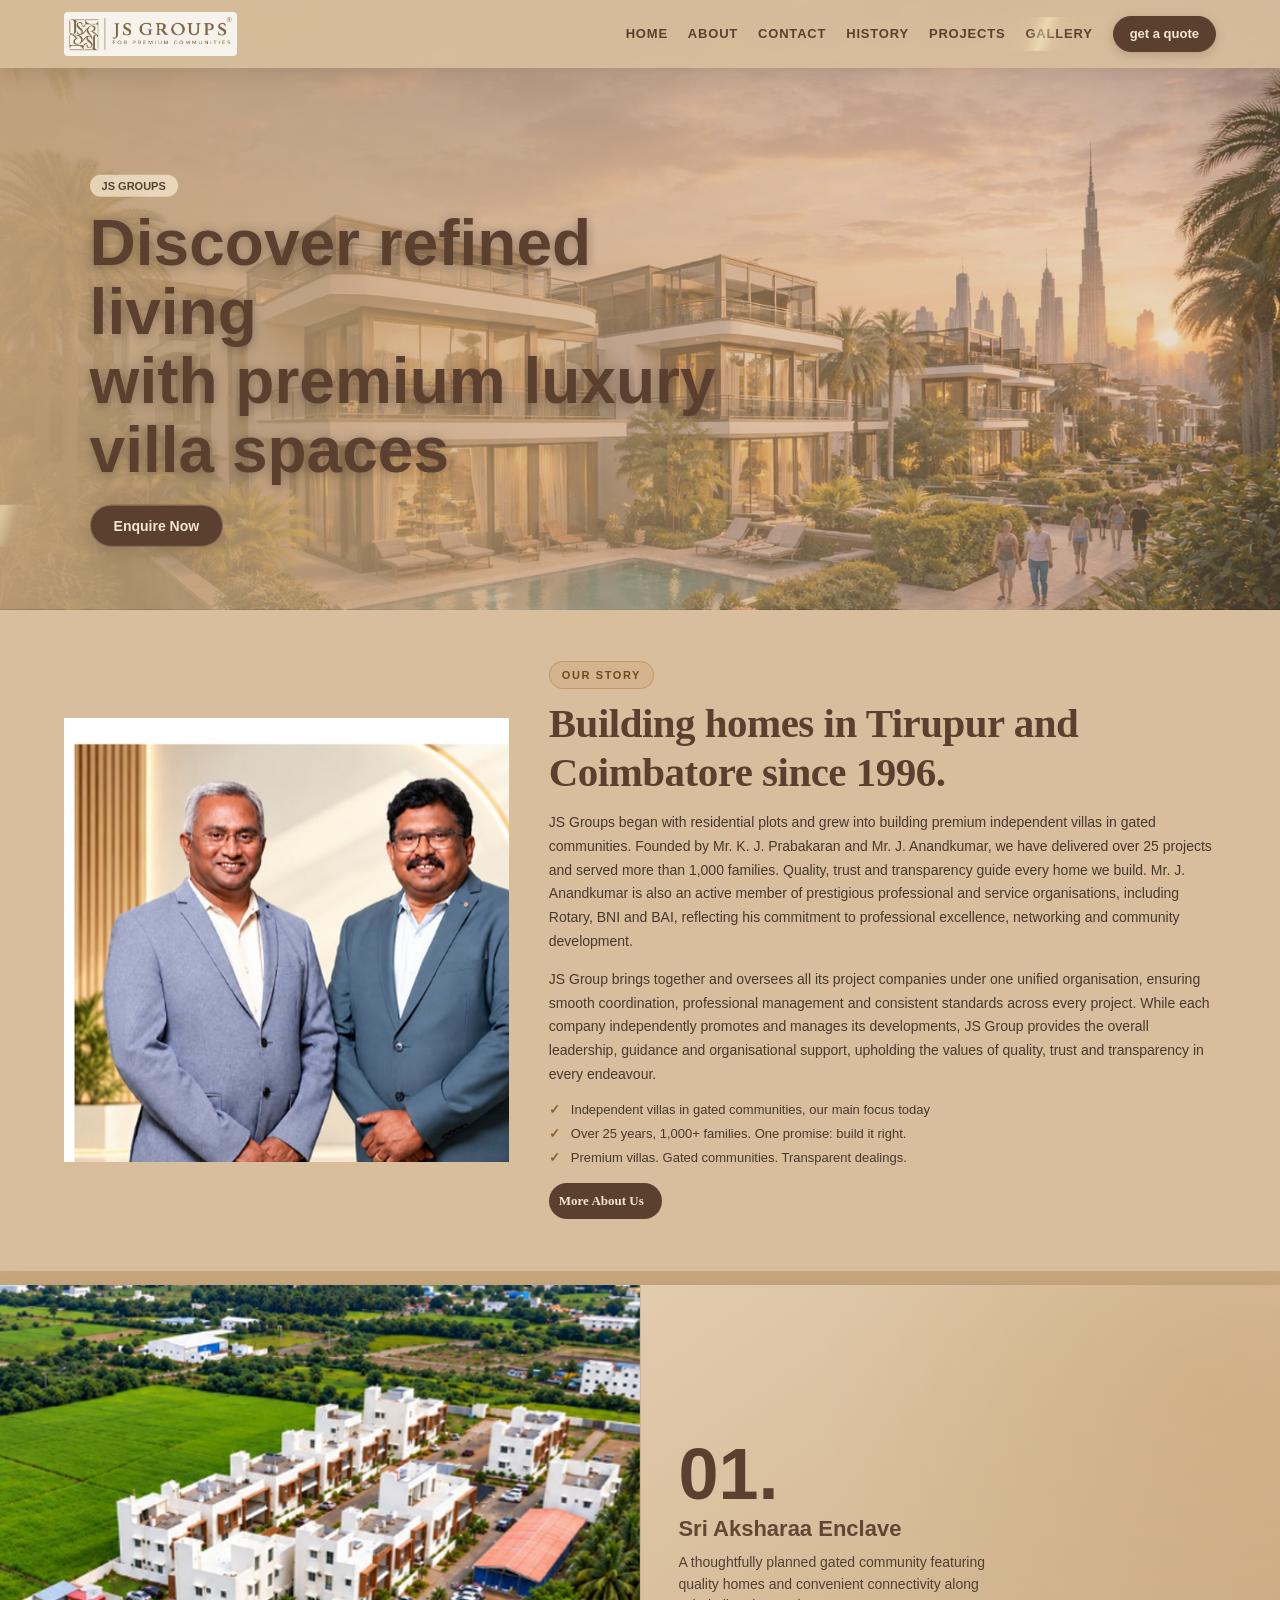
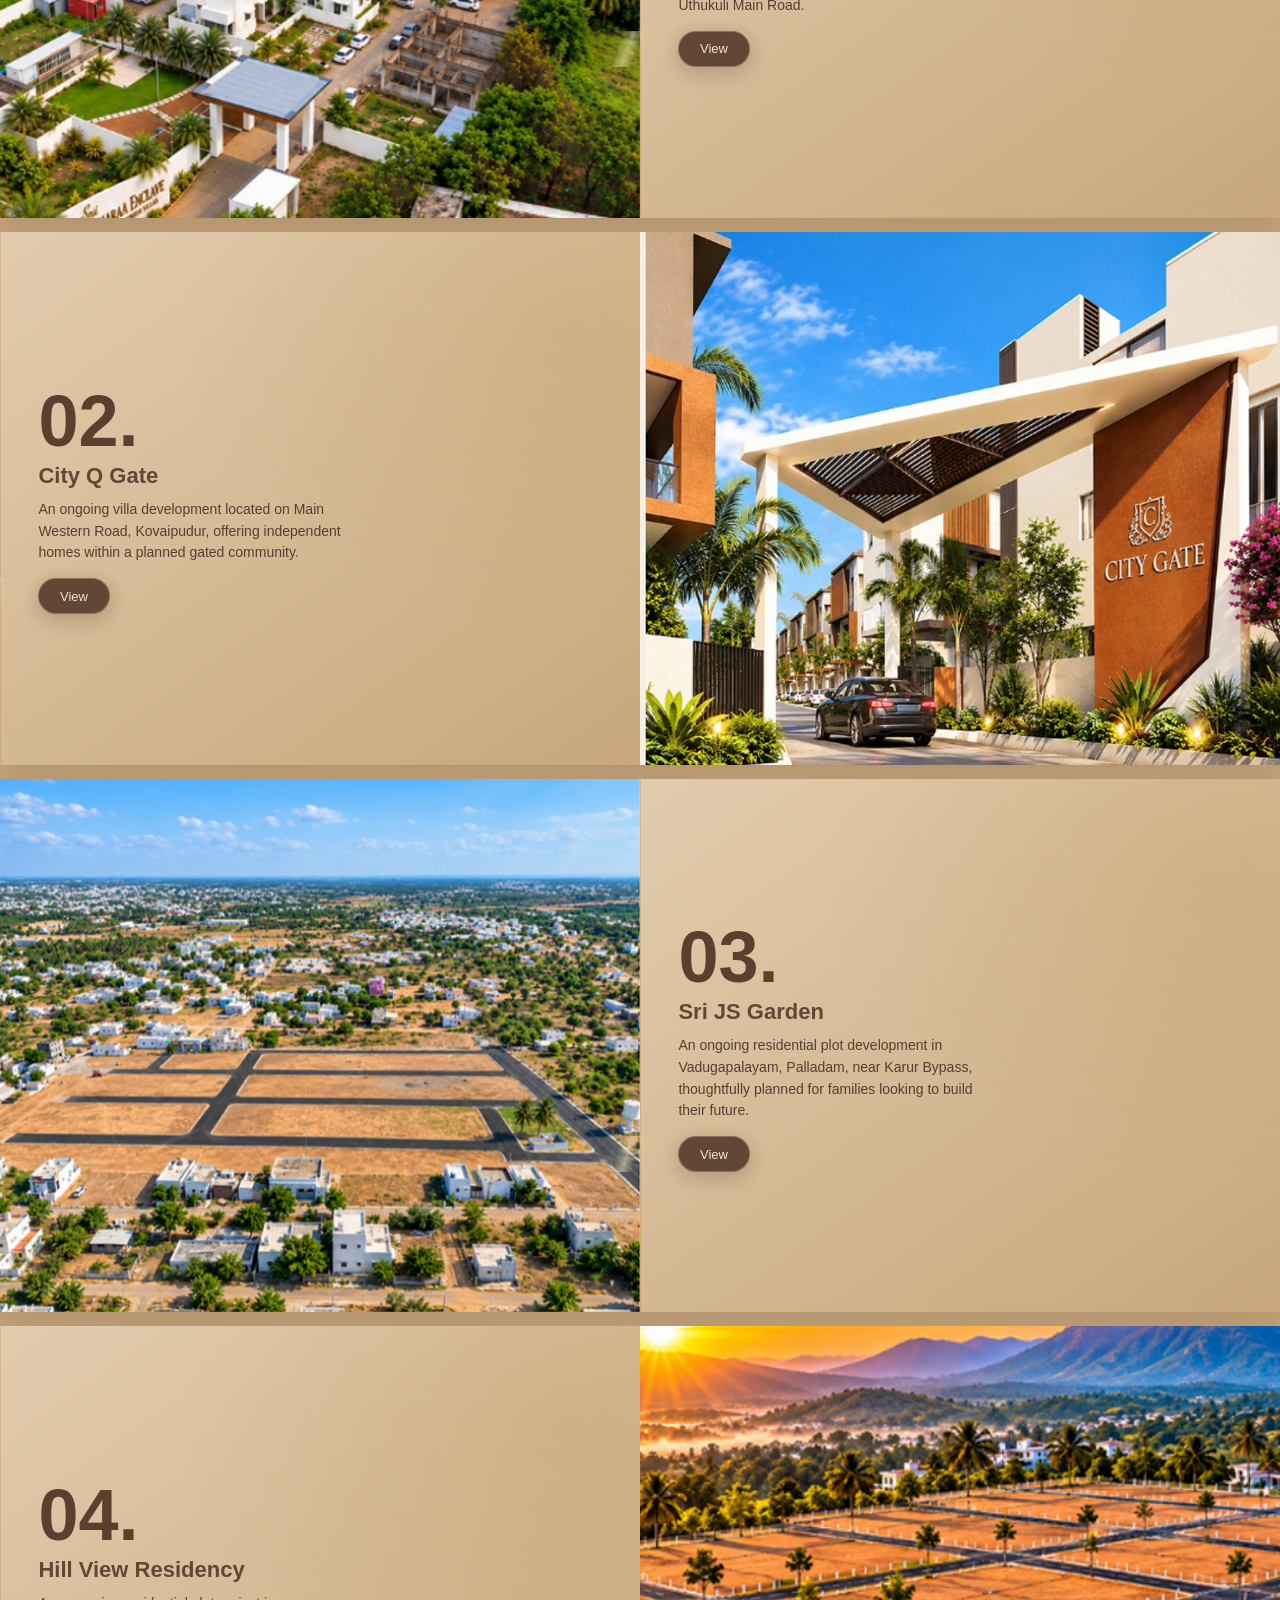
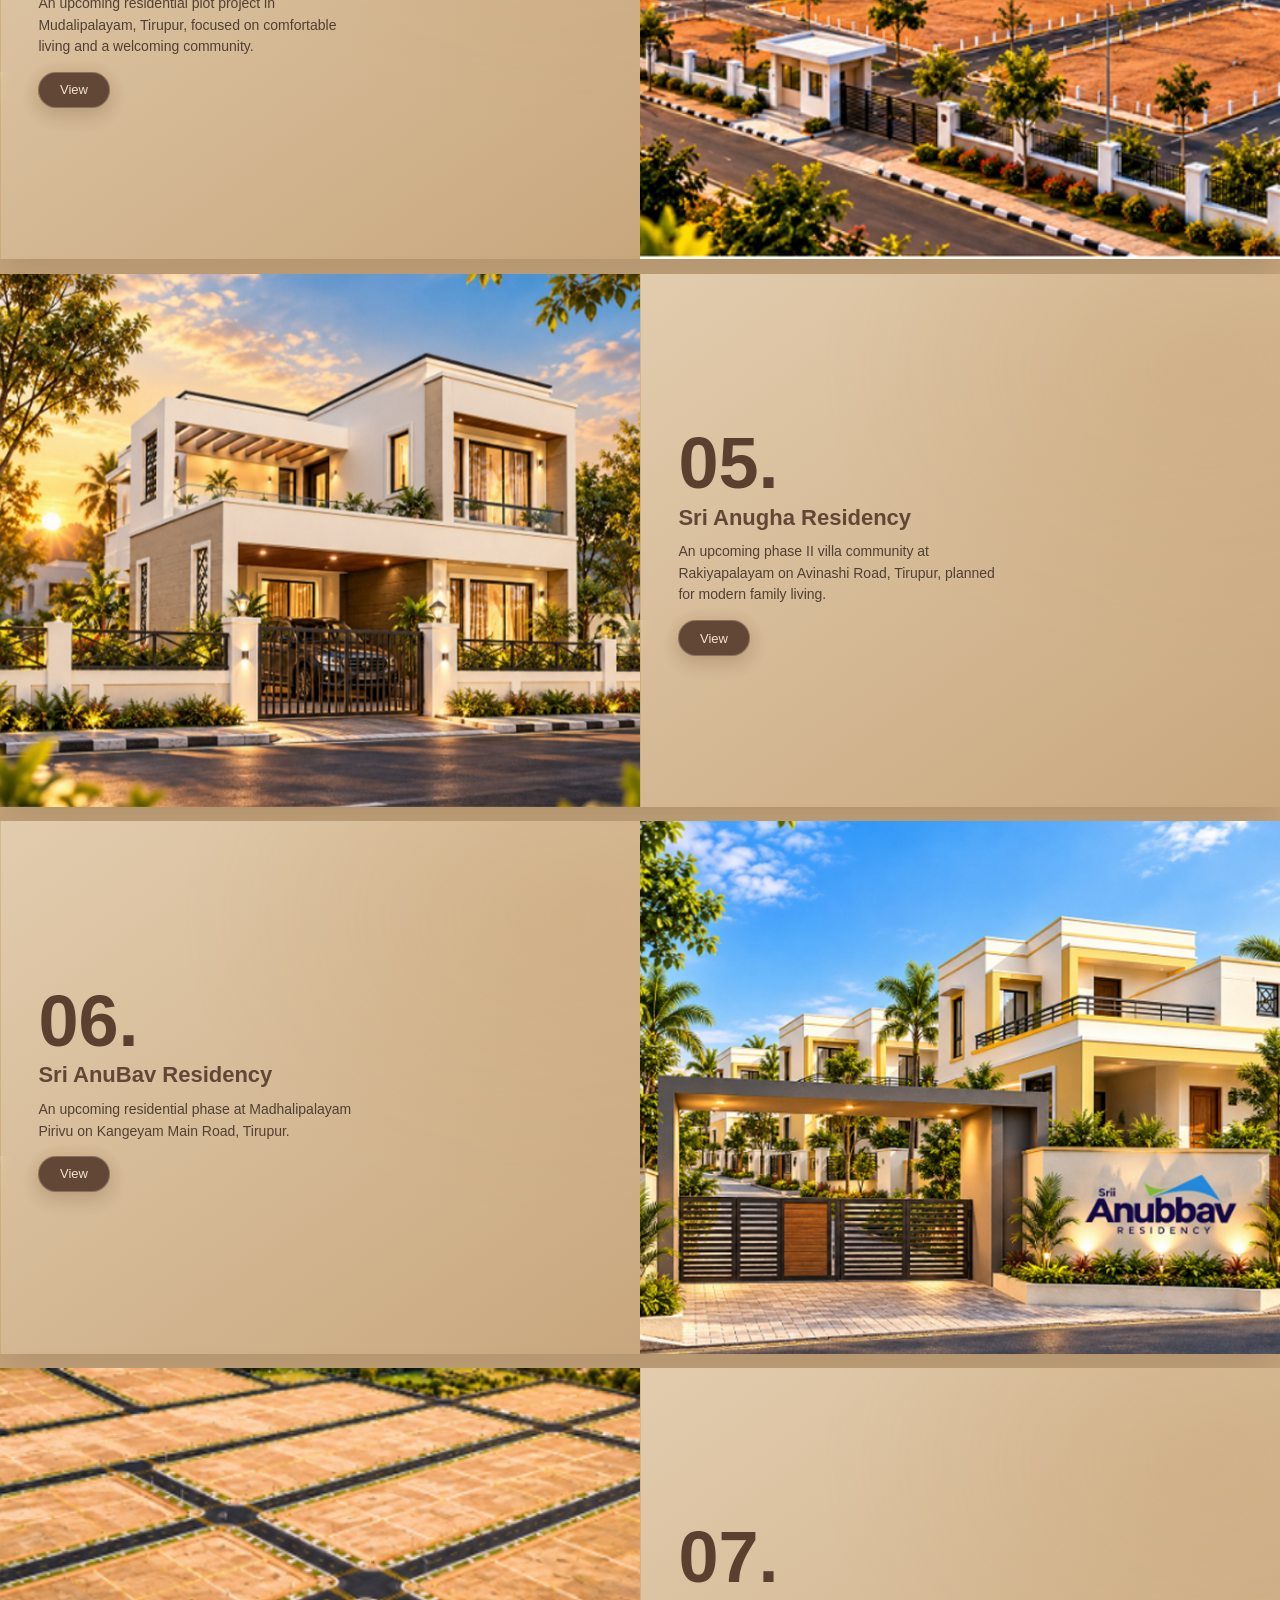
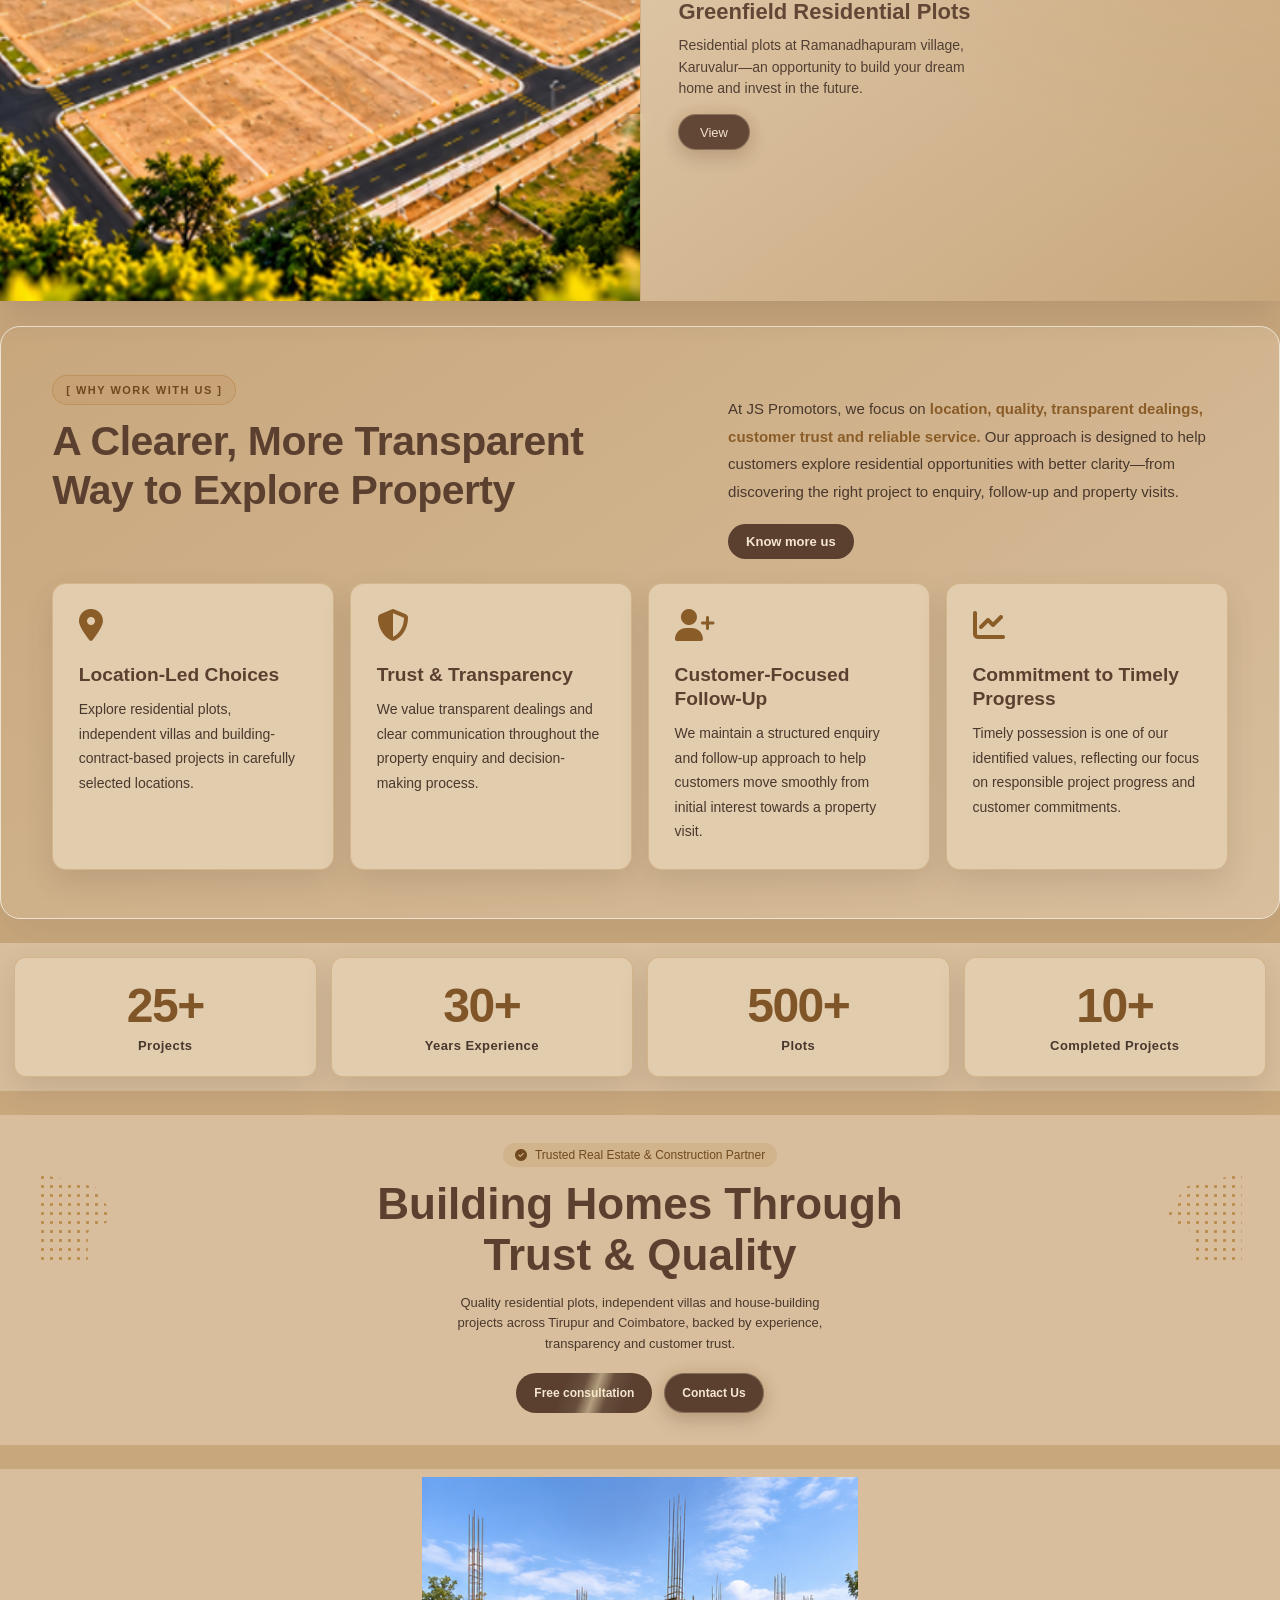
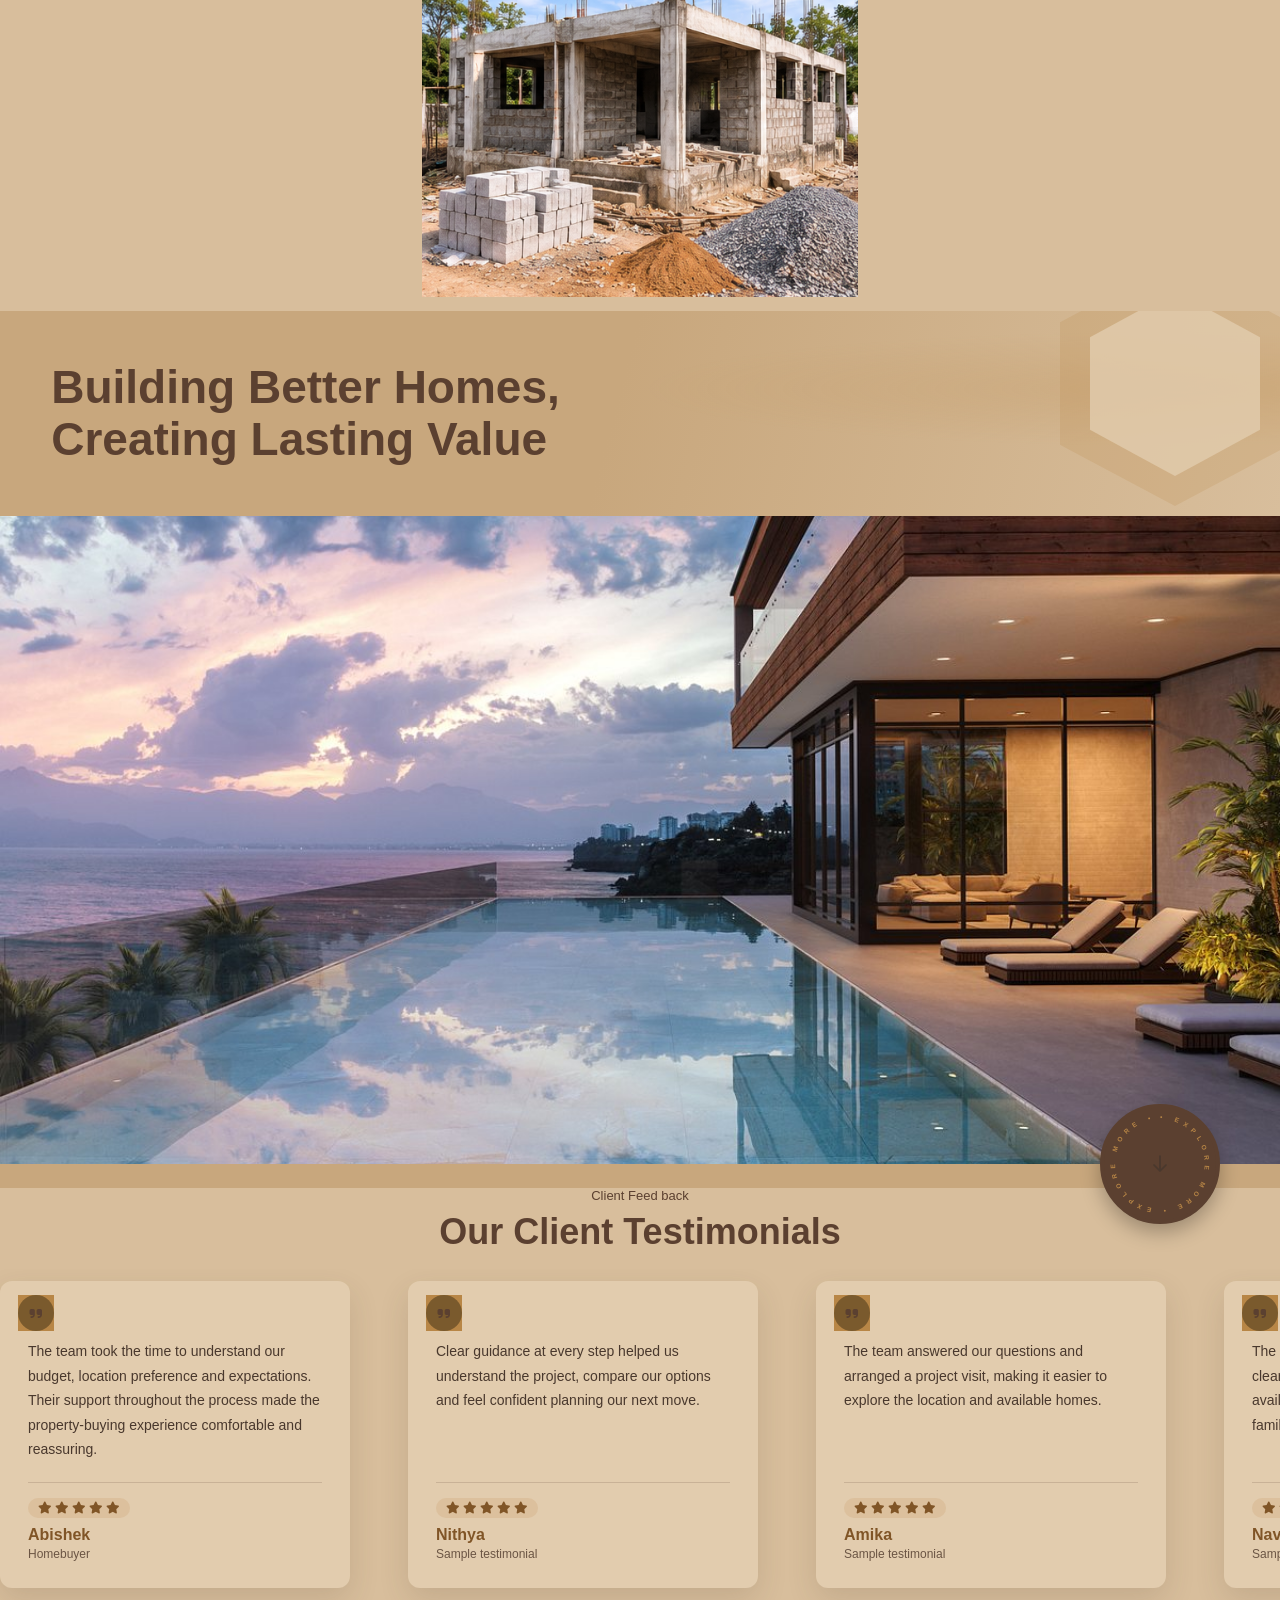
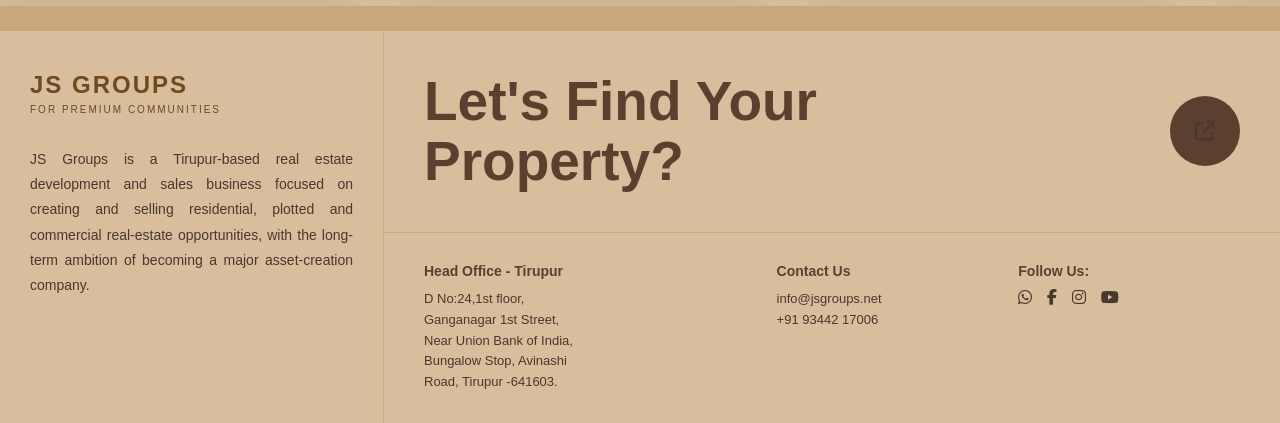
<file: index.html>
<!DOCTYPE html>
<html lang="en">
<head>
    <meta charset="UTF-8">
    <meta name="viewport" content="width=device-width, initial-scale=1.0">
    <title>js groups</title>
    <link rel="stylesheet" href="style_responsive.css">
    <link rel="stylesheet" href="https://cdnjs.cloudflare.com/ajax/libs/font-awesome/6.7.2/css/all.min.css">
</head>
<body>
    <div class="hero" id="home">
    <header>
        <img src="images/logo-navbar.png" alt="JS Groups logo" height="15%" width="15%">
        <nav class="navbar">
        <a href="#home">home</a>
        <a href="#about">about</a>
        <a href="#contact">contact</a>
        <a href="#history">history</a>
        <a href="#projects">projects</a>
        <a href="#gallery">gallery</a>
        <button class="button2"> get a quote</button>
        </nav>
    </header>
    <div class="hero-content">
        <p class="hero-eyebrow">JS GROUPS</p>
        <h1>Discover refined living<br>with premium luxury villa spaces</h1>
        <a class="hero-button" href="#projects">Enquire Now</a>
    </div>
</div>
<div class="story" id="about">
    <img src="founders.jpeg" alt="JS Groups founders" class="coffee">
    <div class="story-content">
        <p class="story-label">OUR STORY</p>
        <h2>Building homes in Tirupur and Coimbatore since 1996.</h2>
        <p class="story-description" id="history">
            JS Groups began with residential plots and grew into building premium independent villas in gated communities. Founded by Mr. K. J. Prabakaran and Mr. J. Anandkumar, we have delivered over 25 projects and served more than 1,000 families. Quality, trust and transparency guide every home we build. Mr. J. Anandkumar is also an active member of prestigious professional and service organisations, including Rotary, BNI and BAI, reflecting his commitment to professional excellence, networking and community development.
        </p>
        <p class="story-description">
            JS Group brings together and oversees all its project companies under one unified organisation, ensuring smooth coordination, professional management and consistent standards across every project. While each company independently promotes and manages its developments, JS Group provides the overall leadership, guidance and organisational support, upholding the values of quality, trust and transparency in every endeavour.
        </p>
        <div class="story-details">
            <div class="story-highlights">
                <ul>
                    <li>Independent villas in gated communities, our main focus today</li>
                    <li>Over 25 years, 1,000+ families. One promise: build it right.</li>
                    <li>Premium villas. Gated communities. Transparent dealings.</li>
                </ul>
                <a class="pbutton" href="#more-about-us">
                    More About Us
                </a>
            </div>
        </div>
    </div>
</div>
<div class="story2 project-card" id="projects">
    <img src="appartment.png" alt="Sri Aksharaa Enclave residential community">
    <div class="text-box">
        <h1>01.</h1>
        <h2>Sri Aksharaa Enclave</h2>
        <p>A thoughtfully planned gated community featuring quality homes and convenient connectivity along Uthukuli Main Road.</p>
        <button aria-label="View Sri Aksharaa Enclave">View</button>
    </div>
</div>
<div class="story3 project-card">
    <img src="images/city_gate.png" alt="City Gate premium villa community">
    <div class="city-gate">
        <h1>02.</h1>
        <h2>City Q Gate</h2>
        <p>An ongoing villa development located on Main Western Road, Kovaipudur, offering independent homes within a planned gated community.</p>
        <button aria-label="View City Q Gate">View</button>
    </div>
</div>
<div class="story4 project-card">
    <img src="images/js_garden.png" alt="Sri JS Garden residential plots">
    <div class="jsgarden">
        <h1>03.</h1>
        <h2>Sri JS Garden</h2>
        <p>An ongoing residential plot development in Vadugapalayam, Palladam, near Karur Bypass, thoughtfully planned for families looking to build their future.</p>
        <button aria-label="View Sri JS Garden">View</button>
    </div>
</div>
<div class="story5 project-card">
    <img src="images/hill_view.png" alt="Hill View Residency residential plots">
    <div class="hill_view">
        <h1>04.</h1>
        <h2>Hill View Residency</h2>
        <p>An upcoming residential plot project in Mudalipalayam, Tirupur, focused on comfortable living and a welcoming community.</p>
        <button aria-label="View Hill View Residency">View</button>
    </div>
</div>
<div class="story6 project-card">
    <img src="images/anuga.png" alt="Sri Anugha Residency villa community">
    <div class="anuga">
        <h1>05.</h1>
        <h2>Sri Anugha Residency</h2>
        <p>An upcoming phase II villa community at Rakiyapalayam on Avinashi Road, Tirupur, planned for modern family living.</p>
        <button aria-label="View Sri Anugha Residency">View</button>
    </div>
</div>
<div class="story7 project-card">
    <img src="images/anubav.png" alt="Sri AnuBav Residency">
    <div class="anubav">
        <h1>06.</h1>
        <h2>Sri AnuBav Residency</h2>
        <p>An upcoming residential phase at Madhalipalayam Pirivu on Kangeyam Main Road, Tirupur.</p>
        <button aria-label="View Sri AnuBav Residency">View</button>
    </div>
</div>
<div class="story8 project-card">
    <img src="images/green_feild.png" alt="Greenfield residential plots">
    <div class="green">
        <h1>07.</h1>
        <h2>Greenfield Residential Plots</h2>
        <p>Residential plots at Ramanadhapuram village, Karuvalur—an opportunity to build your dream home and invest in the future.</p>
        <button aria-label="View Greenfield Residential Plots">View</button>
    </div>
</div>
<section class="why-section">
    <div class="why-intro">
        <div class="why-heading">
            <p class="work">[ WHY WORK WITH US ]</p>
            <h2>A Clearer, More Transparent Way to Explore Property</h2>
        </div>
        <div class="why-description">
            <p>At JS Promotors, we focus on <strong>location, quality, transparent dealings, customer trust and reliable service.</strong> Our approach is designed to help customers explore residential opportunities with better clarity—from discovering the right project to enquiry, follow-up and property visits.</p>
            <a class="why-button" href="#more-about-us">
                Know more us
            </a>
        </div>
    </div>
    <div class="feature">
        <article class="card">
            <i class="fa-solid fa-location-dot feature-icon" aria-hidden="true"></i>
            <h3>Location-Led Choices</h3>
            <p>Explore residential plots, independent villas and building-contract-based projects in carefully selected locations.</p>
        </article>
        <article class="card">
            <i class="fa-solid fa-shield-halved feature-icon" aria-hidden="true"></i>
            <h3>Trust &amp; Transparency</h3>
            <p>We value transparent dealings and clear communication throughout the property enquiry and decision-making process.</p>
        </article>
        <article class="card">
            <i class="fa-solid fa-user-plus feature-icon" aria-hidden="true"></i>
            <h3>Customer-Focused Follow-Up</h3>
            <p>We maintain a structured enquiry and follow-up approach to help customers move smoothly from initial interest towards a property visit.</p>
        </article>
        <article class="card">
            <i class="fa-solid fa-chart-line feature-icon" aria-hidden="true"></i>
            <h3>Commitment to Timely Progress</h3>
            <p>Timely possession is one of our identified values, reflecting our focus on responsible project progress and customer commitments.</p>
        </article>
    </div>
</section>
<div>
    <div class="years">
        <div class="section">
            <h1>25+</h1>
            <p>Projects</p>
        </div>
        <div class="section">
            <h1>30+</h1>
            <p>Years Experience</p>
        </div>
        <div class="section">
            <h1>500+</h1>
            <p>Plots</p>
        </div>
        <div class="section">
            <h1>10+</h1>
            <p>Completed Projects</p>
        </div>
    </div>
</div>
<section class="trust-section">
    <div class="estate">
        <i class="fa-solid fa-circle-check" aria-hidden="true"></i>
        Trusted Real Estate &amp; Construction Partner
    </div>
    <h2 class="building">Building Homes Through</h2>
    <h2 class="trust">Trust &amp; Quality</h2>
    <p class="quality">
        Quality residential plots, independent villas and house-building projects across Tirupur and Coimbatore, backed by experience, transparency and customer trust.
    </p>
    <div class="trust-actions">
        <a class="arrow" href="#contact">
            Free consultation
        </a>
        <a class="us" href="#contact">
            Contact Us
        </a>
    </div>
</section>
<section class="value-showcase">
    <div class="showcase-gallery" id="gallery" aria-label="Project photo gallery">
        <img src="images/js_garden.png" alt="Sri JS Garden residential plots">
        <img src="images/project-structure.png" alt="Concrete frame and blockwork of a home under construction">
        <img src="images/project-masonry.png" alt="Two-storey brick and concrete home under construction">
        <img src="images/project-exterior-finish.png" alt="Modern home exterior nearing completion">
        <img src="images/completed-home-dusk.png" alt="Completed modern home illuminated at dusk">
        <img src="images/completed-home-evening.png" alt="Completed modern home with landscaped front entrance">
    </div>
    <div class="value-banner">
        <h2>Building Better Homes,<br>Creating Lasting Value</h2>
        <span class="value-hexagon" aria-hidden="true"></span>
    </div>
    <div class="showcase-photo">
        <img src="images/swimming.jpg" alt="Swimming pool at a luxury residential community">
        <a class="circle-btn" href="#client" aria-label="Explore More">
            <svg class="circle-btn__orbit" viewBox="0 0 120 120" aria-hidden="true" focusable="false">
                <defs>
                    <path id="circle-btn-orbit-path" d="M 60,12 a 48,48 0 1,1 0,96 a 48,48 0 1,1 0,-96"></path>
                </defs>
                <text>
                    <textPath href="#circle-btn-orbit-path" textLength="292" lengthAdjust="spacing">• EXPLORE MORE • EXPLORE MORE •</textPath>
                </text>
            </svg>
            <span class="circle-btn__label">Explore More</span>
            <svg class="circle-btn__arrow" viewBox="0 0 24 24" aria-hidden="true" focusable="false">
                <path d="M12 4v15m-6-6 6 6 6-6"></path>
            </svg>
        </a>
    </div>
</section>
<section class="testimonial-section" id="client">
<div class="client">
    <p>Client Feed back</p>
    <h1>Our Client Testimonials</h1>
</div>
<div class="testimonial-track" role="region" aria-label="Client testimonials" tabindex="0">
    <article class="testimonial-card">
      <div class="quote-badge">
        <i class="fa-solid fa-quote-right" aria-hidden="true"></i>
      </div>
      <p class="testi-text">
        The team took the time to understand our budget, location preference and expectations. Their support throughout the process made the property-buying experience comfortable and reassuring.
      </p>
      <div class="testi-footer">
        <div class="stars" aria-label="5 out of 5 stars">
          <i class="fa-solid fa-star" aria-hidden="true"></i>
          <i class="fa-solid fa-star" aria-hidden="true"></i>
          <i class="fa-solid fa-star" aria-hidden="true"></i>
          <i class="fa-solid fa-star" aria-hidden="true"></i>
          <i class="fa-solid fa-star" aria-hidden="true"></i>
        </div>
        <h4>Abishek</h4>
        <span>Homebuyer</span>
      </div>
    </article>
    <article class="testimonial-card sample-testimonial">
      <div class="quote-badge">
        <i class="fa-solid fa-quote-right" aria-hidden="true"></i>
      </div>
      <p class="testi-text">
        Clear guidance at every step helped us understand the project, compare our options and feel confident planning our next move.
      </p>
      <div class="testi-footer">
        <div class="stars" aria-label="5 out of 5 stars">
          <i class="fa-solid fa-star" aria-hidden="true"></i>
          <i class="fa-solid fa-star" aria-hidden="true"></i>
          <i class="fa-solid fa-star" aria-hidden="true"></i>
          <i class="fa-solid fa-star" aria-hidden="true"></i>
          <i class="fa-solid fa-star" aria-hidden="true"></i>
        </div>
        <h4>Nithya</h4>
        <span>Sample testimonial</span>
      </div>
    </article>
    <article class="testimonial-card sample-testimonial">
      <div class="quote-badge">
        <i class="fa-solid fa-quote-right" aria-hidden="true"></i>
      </div>
      <p class="testi-text">
        The team answered our questions and arranged a project visit, making it easier to explore the location and available homes.
      </p>
      <div class="testi-footer">
        <div class="stars" aria-label="5 out of 5 stars">
          <i class="fa-solid fa-star" aria-hidden="true"></i>
          <i class="fa-solid fa-star" aria-hidden="true"></i>
          <i class="fa-solid fa-star" aria-hidden="true"></i>
          <i class="fa-solid fa-star" aria-hidden="true"></i>
          <i class="fa-solid fa-star" aria-hidden="true"></i>
        </div>
        <h4>Amika</h4>
        <span>Sample testimonial</span>
      </div>
    </article>
    <article class="testimonial-card sample-testimonial">
      <div class="quote-badge">
        <i class="fa-solid fa-quote-right" aria-hidden="true"></i>
      </div>
      <p class="testi-text">
        The project details and location were explained clearly. The visit helped us compare the available plots and decide what suited our family.
      </p>
      <div class="testi-footer">
        <div class="stars" aria-label="Sample 5-star rating">
          <i class="fa-solid fa-star" aria-hidden="true"></i>
          <i class="fa-solid fa-star" aria-hidden="true"></i>
          <i class="fa-solid fa-star" aria-hidden="true"></i>
          <i class="fa-solid fa-star" aria-hidden="true"></i>
          <i class="fa-solid fa-star" aria-hidden="true"></i>
        </div>
        <h4>Naveen</h4>
        <span>Sample testimonial</span>
      </div>
    </article>
    <article class="testimonial-card sample-testimonial">
      <div class="quote-badge">
        <i class="fa-solid fa-quote-right" aria-hidden="true"></i>
      </div>
      <p class="testi-text">
        Our questions were answered promptly, and the team kept us informed as we explored the villa options and next steps.
      </p>
      <div class="testi-footer">
        <div class="stars" aria-label="Sample 5-star rating">
          <i class="fa-solid fa-star" aria-hidden="true"></i>
          <i class="fa-solid fa-star" aria-hidden="true"></i>
          <i class="fa-solid fa-star" aria-hidden="true"></i>
          <i class="fa-solid fa-star" aria-hidden="true"></i>
          <i class="fa-solid fa-star" aria-hidden="true"></i>
        </div>
        <h4>Abishek</h4>
        <span>Sample testimonial</span>
      </div>
    </article>
    <article class="testimonial-card sample-testimonial">
      <div class="quote-badge">
        <i class="fa-solid fa-quote-right" aria-hidden="true"></i>
      </div>
      <p class="testi-text">
        The guidance through the enquiry process made it straightforward to learn about the community and arrange a property visit.
      </p>
      <div class="testi-footer">
        <div class="stars" aria-label="Sample 5-star rating">
          <i class="fa-solid fa-star" aria-hidden="true"></i>
          <i class="fa-solid fa-star" aria-hidden="true"></i>
          <i class="fa-solid fa-star" aria-hidden="true"></i>
          <i class="fa-solid fa-star" aria-hidden="true"></i>
          <i class="fa-solid fa-star" aria-hidden="true"></i>
        </div>
        <h4>Nithya</h4>
        <span>Sample testimonial</span>
      </div>
    </article>
</div>
</section>
<footer class="footer-final" id="contact">
  <div class="footer-left">
    <div class="footer-logo">
      <h2>JS GROUPS</h2>
      <span>FOR PREMIUM COMMUNITIES</span>
    </div>
    <p>
      JS Groups is a Tirupur-based real estate development and sales business 
      focused on creating and selling residential, plotted and commercial 
      real-estate opportunities, with the long-term ambition of becoming a 
      major asset-creation company.
    </p>
  </div>


  <div class="footer-right">
    <div class="footer-top">
      <h1>Let's Find Your<br>Property?</h1>
      <a href="#" class="arrow-circle">
        <i class="fa-solid fa-arrow-up-right-from-square"></i>
      </a>
    </div>

    <div class="footer-bottom">
      <div class="f-col">
        <h4>Head Office - Tirupur</h4>
        <p>D No:24,1st floor,<br>
        Ganganagar 1st Street,<br>
        Near Union Bank of India,<br>
        Bungalow Stop, Avinashi<br>
        Road, Tirupur -641603.</p>
      </div>

      <div class="f-col">
        <h4>Contact Us</h4>
        <p>info@jsgroups.net</p>
        <p>+91 93442 17006</p>
      </div>

      <div class="f-col">
        <h4>Follow Us:</h4>
        <div class="social">
          <a href="#"><i class="fa-brands fa-whatsapp"></i></a>
          <a href="#"><i class="fa-brands fa-facebook-f"></i></a>
          <a href="#"><i class="fa-brands fa-instagram"></i></a>
          <a href="#"><i class="fa-brands fa-youtube"></i></a>
        </div>
      </div>
    </div>
  </div>
</footer>
<script>
    document.querySelectorAll(".showcase-gallery, .testimonial-track").forEach((scroller) => {
        scroller.addEventListener("wheel", (event) => {
            if (Math.abs(event.deltaY) <= Math.abs(event.deltaX)) return;

            const maxScroll = scroller.scrollWidth - scroller.clientWidth;
            const canScroll = event.deltaY > 0
                ? scroller.scrollLeft < maxScroll
                : scroller.scrollLeft > 0;

            if (canScroll) {
                event.preventDefault();
                scroller.scrollBy({ left: event.deltaY, behavior: "smooth" });
            }
        }, { passive: false });
    });

    const showcaseGallery = document.querySelector(".showcase-gallery");
    const reducedMotion = window.matchMedia("(prefers-reduced-motion: reduce)");
    const finePointer = window.matchMedia(
        "(min-width: 769px) and (hover: hover) and (pointer: fine)"
    );
    const enhancedActions = document.querySelectorAll(
        ".button2, .hero-button, .project-card button, .trust-actions .us"
    );

    enhancedActions.forEach((action) => {
        action.classList.add("premium-action");

        if (reducedMotion.matches) {
            return;
        }

        action.classList.add("premium-action-pending");

        action.addEventListener("pointermove", (event) => {
            if (!finePointer.matches || reducedMotion.matches) return;

            const bounds = action.getBoundingClientRect();
            const offsetX = (event.clientX - (bounds.left + bounds.width / 2)) * 0.05;
            const offsetY = (event.clientY - (bounds.top + bounds.height / 2)) * 0.05;
            action.style.setProperty("--premium-magnetic-x", `${offsetX.toFixed(2)}px`);
            action.style.setProperty("--premium-magnetic-y", `${offsetY.toFixed(2)}px`);
        });

        action.addEventListener("pointerleave", () => {
            action.style.removeProperty("--premium-magnetic-x");
            action.style.removeProperty("--premium-magnetic-y");
        });

        action.addEventListener("click", (event) => {
            if (reducedMotion.matches) return;

            const bounds = action.getBoundingClientRect();
            const x = event.detail === 0 ? bounds.width / 2 : event.clientX - bounds.left;
            const y = event.detail === 0 ? bounds.height / 2 : event.clientY - bounds.top;
            const ripple = document.createElement("span");
            ripple.className = "premium-action__ripple";
            ripple.setAttribute("aria-hidden", "true");
            ripple.style.left = `${x}px`;
            ripple.style.top = `${y}px`;
            ripple.style.setProperty("--premium-ripple-size", `${Math.max(bounds.width, bounds.height) * 2.8}px`);
            action.append(ripple);
            ripple.addEventListener("animationend", () => ripple.remove(), { once: true });
        });
    });

    if (enhancedActions.length && !reducedMotion.matches && "IntersectionObserver" in window) {
        const actionObserver = new IntersectionObserver((entries, observer) => {
            entries.forEach((entry) => {
                if (!entry.isIntersecting) return;

                const action = entry.target;
                action.classList.remove("premium-action-pending");

                if (reducedMotion.matches) {
                    observer.unobserve(action);
                    return;
                }

                action.classList.add("premium-action-entering");
                action.addEventListener("animationend", (event) => {
                    if (event.animationName === "premium-action-roll-in") {
                        action.classList.remove("premium-action-entering");
                    }
                });
                observer.unobserve(action);
            });
        }, { threshold: 0.12 });

        enhancedActions.forEach((action) => actionObserver.observe(action));
    } else {
        enhancedActions.forEach((action) => {
            action.classList.remove("premium-action-pending");
        });
    }

    const projectCards = document.querySelectorAll(".project-card");
    const projectTiltPointer = window.matchMedia(
        "(min-width: 769px) and (hover: hover) and (pointer: fine)"
    );

    projectCards.forEach((card) => {
        card.addEventListener("pointermove", (event) => {
            if (!projectTiltPointer.matches || reducedMotion.matches) return;

            const bounds = card.getBoundingClientRect();
            const normalizedX = (event.clientX - bounds.left) / bounds.width - 0.5;
            const normalizedY = (event.clientY - bounds.top) / bounds.height - 0.5;

            card.style.setProperty("--project-tilt-x", `${(-normalizedY * 7).toFixed(2)}deg`);
            card.style.setProperty("--project-tilt-y", `${(normalizedX * 8).toFixed(2)}deg`);
            card.classList.add("is-tilting");
        });

        card.addEventListener("pointerleave", () => {
            card.style.removeProperty("--project-tilt-x");
            card.style.removeProperty("--project-tilt-y");
            card.classList.remove("is-tilting");
        });
    });

    if (showcaseGallery && !reducedMotion.matches) {
        const originalImages = Array.from(showcaseGallery.children);
        const duplicateImages = originalImages.map((image) => {
            const duplicate = image.cloneNode(true);
            duplicate.setAttribute("aria-hidden", "true");
            return duplicate;
        });
        showcaseGallery.append(...duplicateImages);

        const allImages = [...originalImages, ...duplicateImages];
        const firstImageOffset = originalImages[0].offsetLeft;
        let currentIndex = 0;
        let isInView = false;
        let resumeAt = 0;
        let resetTimer;

        const pauseAfterInput = () => {
            resumeAt = performance.now() + 4000;
            const nearestIndex = allImages.reduce((nearest, image, index) => {
                const currentDistance = Math.abs(
                    image.offsetLeft - firstImageOffset - showcaseGallery.scrollLeft
                );
                const nearestDistance = Math.abs(
                    allImages[nearest].offsetLeft - firstImageOffset - showcaseGallery.scrollLeft
                );
                return currentDistance < nearestDistance ? index : nearest;
            }, 0);
            currentIndex = nearestIndex % originalImages.length;
        };

        showcaseGallery.addEventListener("pointerdown", pauseAfterInput);
        showcaseGallery.addEventListener("touchstart", pauseAfterInput, { passive: true });
        showcaseGallery.addEventListener("wheel", pauseAfterInput, { passive: true });

        if ("IntersectionObserver" in window) {
            const galleryObserver = new IntersectionObserver(([entry]) => {
                isInView = entry.isIntersecting;
            });
            galleryObserver.observe(showcaseGallery);
        } else {
            isInView = true;
        }

        const advanceGallery = () => {
            if (
                isInView &&
                !document.hidden &&
                !reducedMotion.matches &&
                !showcaseGallery.matches(":hover, :focus-within") &&
                performance.now() >= resumeAt
            ) {
                currentIndex += 1;
                const nextImage = allImages[currentIndex];
                showcaseGallery.scrollTo({
                    left: nextImage.offsetLeft - firstImageOffset,
                    behavior: "smooth"
                });

                if (currentIndex === originalImages.length) {
                    clearTimeout(resetTimer);
                    resetTimer = setTimeout(() => {
                        showcaseGallery.scrollLeft = 0;
                        currentIndex = 0;
                    }, 700);
                }
            }
        };

        window.setInterval(advanceGallery, 1800);
    }

    const testimonialTrack = document.querySelector(".testimonial-track");

    if (testimonialTrack && !reducedMotion.matches) {
        const originalCards = Array.from(testimonialTrack.children);
        const duplicateCards = originalCards.map((card) => {
            const duplicate = card.cloneNode(true);
            duplicate.setAttribute("aria-hidden", "true");
            testimonialTrack.append(duplicate);
            return duplicate;
        });
        const allCards = [...originalCards, ...duplicateCards];
        let currentIndex = 0;
        let isAutoScrolling = false;
        let resumeAt = 0;

        const updateCurrentIndex = () => {
            const trackLeft = testimonialTrack.getBoundingClientRect().left;
            const nearestIndex = allCards.reduce((nearest, card, index) => {
                const distance = Math.abs(card.getBoundingClientRect().left - trackLeft);
                const nearestDistance = Math.abs(
                    allCards[nearest].getBoundingClientRect().left - trackLeft
                );
                return distance < nearestDistance ? index : nearest;
            }, 0);
            currentIndex = nearestIndex;

            if (currentIndex >= originalCards.length) {
                const loopDistance =
                    allCards[originalCards.length].getBoundingClientRect().left -
                    allCards[0].getBoundingClientRect().left;
                testimonialTrack.scrollLeft -= loopDistance;
                currentIndex -= originalCards.length;
            }
        };

        const pauseAfterInput = () => {
            resumeAt = performance.now() + 3000;
            isAutoScrolling = false;
            updateCurrentIndex();
        };

        testimonialTrack.addEventListener("pointerdown", pauseAfterInput);
        testimonialTrack.addEventListener("touchstart", pauseAfterInput, { passive: true });
        testimonialTrack.addEventListener("wheel", pauseAfterInput, { passive: true });
        testimonialTrack.addEventListener("keydown", pauseAfterInput);
        testimonialTrack.addEventListener("scroll", () => {
            if (!isAutoScrolling && performance.now() >= resumeAt) updateCurrentIndex();
        }, { passive: true });

        const advanceTestimonials = () => {
            const trackBounds = testimonialTrack.getBoundingClientRect();
            if (
                trackBounds.bottom <= 0 ||
                trackBounds.top >= window.innerHeight ||
                document.hidden ||
                reducedMotion.matches ||
                performance.now() < resumeAt
            ) {
                return;
            }

            currentIndex += 1;
            const nextCard = allCards[currentIndex];
            const targetScroll = testimonialTrack.scrollLeft +
                nextCard.getBoundingClientRect().left -
                allCards[currentIndex - 1].getBoundingClientRect().left;
            isAutoScrolling = true;
            testimonialTrack.scrollTo({ left: targetScroll, behavior: "smooth" });

            window.setTimeout(() => {
                isAutoScrolling = false;
                if (currentIndex === originalCards.length) {
                    testimonialTrack.scrollLeft = 0;
                    currentIndex = 0;
                }
            }, 700);
        };

        window.setInterval(advanceTestimonials, 2800);
    }

    const revealTargets = document.querySelectorAll(
        ".showcase-gallery img, .value-banner, .showcase-photo"
    );

    if ("IntersectionObserver" in window) {
        const revealObserver = new IntersectionObserver((entries, observer) => {
            entries.forEach((entry) => {
                if (entry.isIntersecting) {
                    entry.target.classList.add("is-visible");
                    observer.unobserve(entry.target);
                }
            });
        }, { threshold: 0.15 });

        revealTargets.forEach((element) => {
            element.classList.add("scroll-reveal");
            revealObserver.observe(element);
        });
    } else {
        revealTargets.forEach((element) => element.classList.add("is-visible"));
    }
</script>
</body>
</html>
</file>
<file: style_responsive.css>
* {
    margin: 0;
    padding: 0;
    box-sizing: border-box;
    font-family: Arial, sans-serif;
    color: rgb(223, 178, 65);
}

.navbar {
    display: flex;
    justify-content: flex-end;
    align-items: center;
    gap: 20px;
}

body {
    /*background-image: url("villa image.jpeg") ;
    background-repeat: no-repeat;
    background-size:cover;
    background-position: center;
    min-height: 100vh;
    height: ; ;
    width:100% ;*/
    background-color:#fdf6e9;
}

.button1 {
    color: black;
    background-color: white;
    border: none;
    border-radius: 25px;
    padding: 10px 25px;
    cursor: pointer;
}

.h1class {
    color: rgb(6, 6, 6);
    font-size: x-large;
    text-align: center;
}

.h4class {
    text-align: center;
    color: darkgoldenrod;
    font-size: x-large;
    margin: 25px 0;
}

.button2 {
    border: none;
    border-radius: 25px;
    background-color: burlywood;
    color: black;
    padding: 12px 20px;
    cursor: pointer;
}

/* Image left side, text right side */

.story {
    display: flex;
    align-items: flex-start;
    gap: 40px;
    background-color: white;
    padding: 30px 5%;
}

.coffee {
    width: 42%;
    height: auto;
    object-fit: cover;
    flex-shrink: 0;
}

/* Right side content */

.h2class {
    flex: 1;
    min-width: 0;
    text-align: left;
    color: #805b24;
}

.h2class h2,
.h2class h2 p {
    color: #805b24;
    font-size: 32px;
    line-height: 1.3;
    margin-bottom: 20px;
}

.pclass1,
.pclass2,
.pclass3 {
    color: var(--heading-text);
    text-align: left;
    font-family: "Times New Roman", Times, serif;
    font-size: 15px;
    line-height: 1.8;
    margin-bottom: 20px;
}

.pclass3 {
    font-weight: bold;
}

.pbutton {
    font-size: medium;
    border: none;
    border-radius: 25px;
    color: #805b24;
    background-color: burlywood;
    font-family: "Times New Roman", Times, serif;
    padding: 12px 25px;
    width: auto;
    cursor: pointer;
}

/* Mobile view */

@media (max-width: 768px) {
    .story {
        flex-direction: column;
        padding: 20px;
    }

    .coffee {
        width: 100%;
    }

    .h2class h2,
    .h2class h2 p {
        font-size: 26px;
    }

    .navbar {
        flex-wrap: wrap;
    }
}
.story2{ 
    display: flex;
    align-items: flex-start;
    gap: 40px;
    background-color: white;
    padding: 30px 5px;
}
.story2 p{
    font-family: 'Times New Roman', Times, serif;
}
.story2,button{
    height: auto;
    width: auto;
}
.akshara{
    text-align: center;
    color: #805b24;
    font-family: 'Times New Roman', Times, serif;
    font-size: x-large;
    display: block;
}
.akshara p{
    display: block;
}
.text-box{
    display: flex;
    flex-direction: column;
}
.story3{
    display: flex;
    align-items: flex-start;
    gap: 40px;
    padding: 30px 5 px;
    flex-direction: row-reverse;
}
.city-gate{
    display: flex;
    flex-direction: column;
    width: 50%;
}
.city-gate p{
    color: #805b24;
}
.story3 img{
    width: 50%;
    height: auto;
}
.story4{
    display: flex;
    align-items: flex-start;
    gap: 40px;
    padding: 30px 5px;
    flex-direction: row;
}
.jsgarden{
    display: flex;
    flex-direction: column;
    width: 50%;
}
.story4 img{
    width: 50%;
    height: auto;
}
.jsgarden p{
    font-family: Georgia, 'Times New Roman', Times, serif;
}
button:hover{
    background-color: #8a5b14;
    transform: scale(1.05);
    box-shadow: 0 5px 10px rgb(rgb(8, 1, 1) rgb(242, 245, 242) blue / alpha);
}
.story5{
    display: flex;
    align-items: flex-start;
    gap: 40px;
    padding: 30px 5px;
    flex-direction: row-reverse; 
}
.hill_view{
    display: flex;
    flex-direction: column;
    width: 50%;
}
.story6{
    display: flex;
    align-items: flex-start;
    gap: 40px;
    padding: 30px 5px;
    flex-direction: row;
}
.anuga{
    display: flex;
    flex-direction: column;
    width: 50%;
}
.story7{
    display: flex;
    align-items: flex-start;
    gap: 40px;
    padding: 30px 5px;
    flex-direction: row-reverse;
}
.anubav{
    display: flex;
    flex-direction: column;
    width: 50%;
}
button{
     height: 60px;
    width: 200px;
    font-size: 18px;
    border-radius: 10px;
}
.story8{
    display: flex;
    align-items: flex-start;
    gap: 40px;
    padding: 30px 5px;
    flex-direction: row;
}
.green{
    display: flex;
    flex-direction: column;
    width: 50%;
}
.work{
    margin: 10%;
    display: flex;
    flex-direction: column;
    color: #805b24;
    font-family: 'Franklin Gothic Medium', 'Arial Narrow', Arial, sans-serif;
    text-align: left;
}
.view-btn{
    height: 20%;
    width: 20%;
    margin-left: 50%;
}
.promoters{
    margin-left: 50%;
}
.promoters p {
    text-align: left;
    line-height: 2;

}
.feature{
    display: grid;
    grid-template-columns: 1fr 1fr 1fr 1fr;
    padding: 20px;
    gap: 20px;
    background: white;
    flex-direction: row;
}
.card{
    width: 100%;
    background:#fdf6e9;
    padding: 20px;
    box-sizing: border-box;
}
.card h3{
    color: brown;
    font-size: 20px;
    margin-bottom: 15px;
    font-weight: bold;
}
.card p{
    font-size: 14px;
    line-height: 1.6;
    color: #333;
    word-break: normal; 
}
.years{
    display: grid;
    grid-template-columns: repeat(4, minmax(0, 1fr));
    width: min(1200px, 92%);
    margin: 0 auto;
    gap: 14px;
    padding: 14px;
    background: #f5eee4;
}
.years .section {
    display: flex;
    min-height: 120px;
    flex-direction: column;
    justify-content: center;
    align-items: center;
    padding: 18px 14px;
    border: 1px solid rgb(128 91 36 / 12%);
    border-radius: 12px;
    background: #fff;
    text-align: center;
    box-shadow: 0 8px 20px rgb(75 52 24 / 6%);
    transition: transform 250ms ease, box-shadow 250ms ease;
}

.years .section:hover {
    transform: translateY(-5px);
    box-shadow: 0 14px 28px rgb(75 52 24 / 13%);
}

.years .section h1 {
    margin: 0 0 8px;
    color: #8a5b14;
    background: transparent;
    font-size: clamp(34px, 4vw, 48px);
    font-weight: 800;
    line-height: 1;
    letter-spacing: -1.5px;
}

.years .section p {
    margin: 0;
    color: #665a4a;
    font-size: 13px;
    font-weight: 600;
    letter-spacing: 0.4px;
}

@media (prefers-reduced-motion: reduce) {
    .years .section {
        transition: none;
    }

    .years .section:hover {
        transform: none;
    }
}

.trust-section {
    position: relative;
    width: min(1200px, 92%);
    margin: 24px auto 20px;
    padding: 28px 24px 32px;
    overflow: hidden;
    text-align: center;
    background: #fff;
}

.trust-section::before,
.trust-section::after {
    position: absolute;
    top: 58px;
    width: 76px;
    height: 90px;
    background-image: radial-gradient(#8db8f1 1.4px, transparent 1.5px);
    background-size: 9px 9px;
    content: "";
    opacity: 0.9;
}

.trust-section::before {
    left: 3%;
    clip-path: polygon(0 0, 75% 15%, 100% 50%, 65% 65%, 65% 100%, 0 100%);
}

.trust-section::after {
    right: 3%;
    clip-path: polygon(25% 15%, 100% 0, 100% 100%, 35% 100%, 35% 65%, 0 50%);
}

.estate {
    display: table;
    margin: 0 auto 12px;
    padding: 5px 12px;
    border-radius: 20px;
    background: #f5eee4;
    color: #805b24;
    font-size: 12px;
}

.estate i {
    margin-right: 5px;
    color: #805b24;
}

.trust-section .building {
    margin: 0;
    padding: 0;
    color: #805b24;
    background: transparent;
    font-size: clamp(30px, 4vw, 44px);
    font-weight: 700;
    line-height: 1.15;
    text-align: center;
}

.trust-section .trust {
    margin: 0 0 12px;
    padding: 0;
    color: #20232a;
    background: transparent;
    font-size: clamp(30px, 4vw, 44px);
    font-weight: 700;
    line-height: 1.15;
    text-align: center;
}

.trust-section .quality {
    width: min(420px, 90%);
    margin: 0 auto 18px;
    color: var(--heading-text);
    font-size: 13px;
    line-height: 1.6;
}

.trust-actions {
    display: flex;
    justify-content: center;
    gap: 12px;
}

.trust-actions .arrow,
.trust-actions .us {
    display: inline-flex;
    align-items: center;
    justify-content: flex-start;
    flex-direction: row;
    gap: 0;
    width: auto;
    height: auto;
    min-height: 40px;
    margin: 0;
    padding: 10px 18px;
    border: 0;
    border-radius: 24px;
    background: #f5eee4;
    color: #805b24;
    font-size: 12px;
    font-weight: 700;
    text-decoration: none;
    transition: background-color 180ms ease, color 180ms ease, transform 180ms ease, box-shadow 180ms ease;
}

.trust-actions .arrow:hover,
.trust-actions .us:hover {
    transform: translateY(-3px);
    background: #805b24;
    color: #fff;
    box-shadow: 0 8px 18px rgba(80, 55, 22, 0.2);
}

.trust-actions .arrow:focus-visible,
.trust-actions .us:focus-visible {
    outline: 3px solid #b99455;
    outline-offset: 3px;
}

@media (prefers-reduced-motion: reduce) {
    .trust-actions .arrow,
    .trust-actions .us {
        transition: none;
    }
}

.building2{
    font-size: larger;
    width: 500px;
    text-align: center;
}
.building2 h1{
    color: #805b24;
    background-color: #f6f2eb;
}
.circle-btn{
    display: flex;
    height: 105px;
    width: 105px;
    align-items:center;
    justify-content: center;
    cursor: pointer;
    background-color: #8a5b14;
    color: rgb(242, 239, 239);
    border-radius: 50%;
    border: none;
    margin-left: auto;
}
.client p {
    font-size: smaller;
    font-family: Impact, Haettenschweiler, 'Arial Narrow Bold', sans-serif;
    background-color: rgb(243, 237, 237);
    color: #8a5b14;
    text-align: center;
}
.client h1{
    font-size: large;
    font: bold;
    background-color: rgb(248, 243, 243);
    color: #8a5b14;
    text-align: center;
}
.background{
    background-image: url(images/background.jpg);
    height: 50%;
    width: 50%;
    align-items: center;
}

.testimonial-card{
  background: white;
  padding: 25px 25px 25px 50px;
  width: 400px;
  position: relative;
  clip-path: polygon(0 0, 100% 0, 100% 100%, 40px 100%, 0 calc(100% - 40px));
  box-shadow: 0 5px 20px rgba(0,0,0,0.05);
  display: flex;
}
.quote-badge{
  position: absolute;
  left: -10px;
  top: 15px;
  display: flex;
  align-items: center;
}
.quote-badge i.fa-quote-right{
  background: #7a5a2d;
  color: white;
  width: 50px;
  height: 50px;
  border-radius: 50%;
  display: grid;
  place-items: center;
  font-size: 20px;
  z-index: 2;
}
.avatar{
  width: 45px;
  height: 45px;
  border-radius: 50%;
  margin-left: -12px;
  border: 2px solid white;
  object-fit: cover;
}
.testi-text{
  color: #555;
  font-size: 14px;
  line-height: 1.7;
  margin-bottom: 20px;
  margin-top: 10px;
}
.testi-footer{
  border-top: 1px solid #eee;
  padding-top: 15px;
}
.stars{
  background: #fdf6e9;
  display: inline-flex;
  gap: 3px;
  padding: 4px 10px;
  border-radius: 20px;
  margin-bottom: 8px;
}
.stars i{
  color: #7a5a2d;
  font-size: 12px;
}
.testi-footer h4{
  color: #7a5a2d;
  font-size: 16px;
  margin: 0;
}
.testi-footer span{
  color: #888;
  font-size: 12px;
}
.footer-final{
  display: grid;
  grid-template-columns: 30% 70%;
  background: #fdf6e9;
  border-top: 1px solid #c9b896;
}
.footer-left{
  padding: 40px 30px;
  border-right: 1px solid #c9b896;
}
.footer-logo h2{ color: #7a5a2d; letter-spacing: 2px; }
.footer-logo span{ font-size: 10px; color: #7a5a2d; letter-spacing: 2px; }
.footer-left p{
  margin-top: 30px;
  color: #7a5a2d;
  font-size: 14px;
  line-height: 1.8;
  text-align: justify;
}

.footer-top{
  display: flex;
  justify-content: space-between;
  align-items: center;
  padding: 40px 40px;
  border-bottom: 1px solid #c9b896;
}
.footer-top h1{
  font-size: 55px;
  color: #5a3d1f;
  font-weight: bold;
  line-height: 1.1;
}
.arrow-circle{
  width: 70px;
  height: 70px;
  background: #b8a088;
  border-radius: 50%;
  display: grid;
  place-items: center;
  color: white;
  text-decoration: none;
  font-size: 20px;
  flex-shrink: 0;
}
.footer-bottom{
  display: grid;
  grid-template-columns: 1.5fr 1fr 1fr;
  gap: 20px;
  padding: 30px 40px;
}
.f-col h4{ color: #5a3d1f; margin-bottom: 10px; font-size: 14px; }
.f-col p{ color: #7a5a2d; font-size: 13px; line-height: 1.6; }
.social{ display: flex; gap: 15px; margin-top: 10px; }
.social a{ color: #5a3d1f; font-size: 16px; }

/* MOBILE */
@media(max-width:768px){
  .footer-final{ grid-template-columns: 1fr; }
  .footer-left{ border-right: none; border-bottom: 1px solid #c9b896; }
  .footer-top h1{ font-size: 35px; }
  .footer-bottom{ grid-template-columns: 1fr; }
}


/* =========================================================
   RESPONSIVE OVERRIDES — JS GROUPS
   Keeps the existing design while adapting it to all screens.
   ========================================================= */

html {
    width: 100%;
    overflow-x: hidden;
    scroll-behavior: smooth;
}

@media (prefers-reduced-motion: reduce) {
    html {
        scroll-behavior: auto;
    }
}

body {
    width: 100%;
    max-width: 100%;
    overflow-x: hidden;
}

img {
    max-width: 100%;
    height: auto;
}

.hero {
    position: relative;
    width: min(1200px, 92%);
    min-height: 520px;
    aspect-ratio: 2.1 / 1;
    margin: 24px auto 0;
    overflow: hidden;
    background-image: linear-gradient(90deg, rgba(28, 22, 14, 0.68), rgba(28, 22, 14, 0.06)), url("villa image.jpeg");
    background-size: cover;
    background-position: center 35%;
}

header {
    display: flex;
    align-items: center;
    justify-content: space-between;
    gap: 18px;
    width: 100%;
    padding: 12px 5%;
    flex-wrap: wrap;
}

header > img {
    display: block;
    width: clamp(90px, 15%, 180px);
    height: auto;
    object-fit: contain;
}

.navbar {
    display: flex;
    align-items: center;
    justify-content: flex-end;
    flex-wrap: wrap;
    gap: 12px 20px;
    min-width: 0;
}

.navbar a {
    position: relative;
    padding: 8px 0;
    color: #342b20;
    font-size: 13px;
    font-weight: 700;
    letter-spacing: 0.8px;
    text-transform: uppercase;
    text-decoration: none;
    transition: color 180ms ease;
}

.navbar a::after {
    position: absolute;
    right: 0;
    bottom: 2px;
    left: 0;
    height: 2px;
    background: #d7ad69;
    content: "";
    transform: scaleX(0);
    transform-origin: left;
    transition: transform 180ms ease;
}

.navbar a:hover,
.navbar a:focus-visible {
    color: #d7ad69;
}

.navbar a:hover::after,
.navbar a:focus-visible::after {
    transform: scaleX(1);
}

.navbar a:focus-visible {
    outline: 2px solid #d7ad69;
    outline-offset: 5px;
}

.hero header {
    position: relative;
    z-index: 1;
}

.hero header > img {
    max-width: 220px;
    padding: 5px;
    border-radius: 4px;
    background: rgba(255, 255, 255, 0.82);
}

.hero .navbar a {
    color: #fff;
    font-weight: 700;
    text-shadow: 0 1px 5px rgba(0, 0, 0, 0.45);
    text-transform: uppercase;
}

.hero .navbar a:hover,
.hero .navbar a:focus-visible {
    color: #f0c77f;
}

@media (prefers-reduced-motion: reduce) {
    .navbar a,
    .navbar a::after {
        transition: none;
    }
}

.hero .button2 {
    width: auto;
    min-width: 0;
    height: auto;
    min-height: 36px;
    padding: 9px 16px;
    border: 1px solid rgba(255, 255, 255, 0.65);
    border-radius: 22px;
    background: #f5eee4;
    color: #805b24;
    font-size: 13px;
    font-weight: 700;
    line-height: 1;
    box-shadow: 0 3px 12px rgba(0, 0, 0, 0.16);
    transition: background-color 180ms ease, color 180ms ease, transform 180ms ease, box-shadow 180ms ease;
}

.hero .button2:hover {
    transform: translateY(-2px);
    background: #805b24;
    color: #fff;
    box-shadow: 0 6px 16px rgba(0, 0, 0, 0.22);
}

.hero-content {
    position: absolute;
    top: 50%;
    left: clamp(32px, 7vw, 90px);
    z-index: 1;
    width: min(650px, 78%);
    transform: translateY(-35%);
}

.hero-eyebrow {
    display: inline-block;
    margin-bottom: 12px;
    padding: 5px 12px;
    border-radius: 18px;
    background: rgba(245, 238, 228, 0.2);
    color: #fff;
    font-size: 11px;
    font-weight: 700;
}

.hero-content h1 {
    margin: 0 0 20px;
    color: #fff;
    font-size: clamp(36px, 5vw, 64px);
    line-height: 1.08;
    text-shadow: 0 2px 12px rgba(0, 0, 0, 0.32);
}

.hero-button {
    display: inline-block;
    padding: 13px 24px;
    border-radius: 28px;
    background: #f5eee4;
    color: #805b24;
    font-size: 14px;
    font-weight: 700;
    text-decoration: none;
    transition: background-color 180ms ease, color 180ms ease, transform 180ms ease;
}

.hero-button:hover {
    transform: translateY(-2px);
    background: #805b24;
    color: #fff;
}

.story {
    display: grid;
    grid-template-columns: minmax(0, 0.8fr) minmax(0, 1.2fr);
    align-items: center;
    gap: clamp(24px, 3vw, 42px);
    width: 100%;
    max-width: 1200px;
    margin: 0 auto;
    padding: clamp(32px, 4vw, 52px) 5%;
    background: #fff;
}

.coffee {
    display: block;
    width: 100%;
    aspect-ratio: 1;
    object-fit: cover;
}

.story-content {
    min-width: 0;
    color: #805b24;
}

.story-label {
    display: inline-block;
    margin: 0 0 10px;
    padding: 7px 12px;
    border: 1px solid #e8d5b4;
    border-radius: 999px;
    background: #f7ecda;
    color: #805b24;
    font-size: 11px;
    font-weight: 700;
    letter-spacing: 1.6px;
    text-align: left;
}

.story-content h2 {
    max-width: 620px;
    margin: 0 0 14px;
    color: #342b20;
    font-family: Georgia, "Times New Roman", serif;
    font-size: clamp(28px, 3.2vw, 42px);
    font-weight: 600;
    line-height: 1.2;
    letter-spacing: -0.5px;
}

.story-description {
    margin: 0 0 14px;
    color: #5b5349;
    font-size: 14px;
    line-height: 1.7;
}

.story-details {
    display: grid;
    grid-template-columns: minmax(0, 1fr);
    align-items: end;
    gap: 20px;
}

.story-highlights ul {
    display: grid;
    gap: 6px;
    margin: 0 0 16px;
    padding: 0;
    list-style: none;
}

.story-highlights li {
    position: relative;
    padding-left: 22px;
    color: var(--heading-text);
    font-size: 13px;
    line-height: 1.4;
}

.story-highlights li::before {
    position: absolute;
    left: 0;
    color: #805b24;
    content: "\2713";
    font-weight: 700;
}

.pbutton {
    display: inline-flex;
    align-items: center;
    gap: 10px;
    padding: 10px 18px 10px 10px;
    border-radius: 24px;
    background: #f5eee4;
    color: #805b24;
    font-size: 13px;
    font-weight: 700;
    text-decoration: none;
    transition: transform 200ms ease, background-color 200ms ease, color 200ms ease, box-shadow 200ms ease;
}

.pbutton:hover,
.pbutton:focus-visible {
    transform: translateY(-3px);
    background: #805b24;
    color: #fff;
    box-shadow: 0 8px 18px rgb(75 52 24 / 16%);
}

.pbutton:focus-visible {
    outline: 3px solid #b99455;
    outline-offset: 3px;
}

.story-project-image {
    display: block;
    width: 100%;
    aspect-ratio: 0.86;
    object-fit: cover;
}

.story,
.story2,
.story3,
.story4,
.story5,
.story6,
.story7,
.story8 {
    width: 100%;
    max-width: 100%;
    min-width: 0;
    align-items: center;
    gap: clamp(18px, 4vw, 40px);
}

.story2 > img,
.story3 > img,
.story4 > img,
.story5 > img,
.story6 > img,
.story7 > img,
.story8 > img {
    display: block;
    width: 50%;
    max-width: 50%;
    height: auto;
    object-fit: cover;
}

.text-box,
.city-gate,
.jsgarden,
.hill_view,
.anuga,
.anubav,
.green {
    flex: 1 1 0;
    width: auto;
    min-width: 0;
}

.story2 button,
.story3 button,
.story4 button,
.story5 button,
.story6 button,
.story7 button,
.story8 button {
    max-width: 100%;
}

.feature,
.years {
    grid-template-columns: repeat(4, minmax(0, 1fr));
}

.promoters {
    width: min(45%, 650px);
    margin-left: auto;
    margin-right: 5%;
}

.promoters p {
    overflow-wrap: break-word;
}

.quality {
    width: min(450px, 90%);
    padding: 0 10px;
}

.building,
.building2 {
    width: 100%;
    max-width: 100%;
    padding: 0 5%;
    overflow-wrap: break-word;
}

.testimonial-card {
    width: min(400px, calc(100% - 40px));
    margin: 20px auto;
    flex-direction: column;
}

.footer-final {
    grid-template-columns: minmax(0, 30%) minmax(0, 70%);
}

.footer-right,
.footer-left,
.footer-bottom,
.footer-top,
.f-col {
    min-width: 0;
}

button {
    max-width: 100%;
    cursor: pointer;
}

/* Medium screens: tablets and small laptops */
@media (max-width: 1024px) {
    header {
        padding: 14px 3%;
    }

    .navbar {
        gap: 10px 14px;
    }

    .navbar a {
        font-size: 14px;
    }

    .story {
        gap: 20px;
        padding: 22px 4%;
    }

    .h2class h2,
    .h2class h2 p {
        font-size: 27px;
    }

    .story2,
    .story3,
    .story4,
    .story5,
    .story6,
    .story7,
    .story8 {
        gap: 20px;
        padding: 20px 4%;
    }

    .feature,
    .years {
        grid-template-columns: repeat(2, minmax(0, 1fr));
    }

    .promoters {
        width: 55%;
    }

    .footer-final {
        grid-template-columns: 1fr 2fr;
    }

    .footer-bottom {
        grid-template-columns: repeat(2, minmax(0, 1fr));
        padding: 25px;
    }

    .footer-top {
        padding: 30px 25px;
    }

    .footer-top h1 {
        font-size: clamp(32px, 5vw, 48px);
    }
}

/* Phones */
@media (max-width: 768px) {
    header {
        flex-direction: column;
        align-items: center;
        gap: 10px;
        padding: 14px 5%;
    }

    header > img {
        width: 125px;
    }

    .navbar {
        width: 100%;
        justify-content: center;
        gap: 10px 14px;
    }

    .navbar a {
        font-size: 13px;
    }

    .button2 {
        padding: 10px 16px;
    }

    h1 {
        overflow-wrap: break-word;
    }

    .h1class {
        font-size: clamp(23px, 6vw, 30px);
        line-height: 1.25;
        padding: 0 16px;
    }

    .story {
        grid-template-columns: minmax(0, 1fr);
        padding: 26px 5%;
        gap: 18px;
    }

    .coffee {
        width: 100%;
        max-width: 100%;
        max-height: 420px;
        aspect-ratio: 1.15;
    }

    .story-content h2 {
        font-size: clamp(24px, 6vw, 32px);
    }

    .story-details {
        grid-template-columns: minmax(0, 1fr) 100px;
        gap: 12px;
    }

    .story2,
    .story3,
    .story4,
    .story5,
    .story6,
    .story7,
    .story8 {
        flex-direction: column;
        align-items: stretch;
        gap: 14px;
        padding: 16px 5%;
    }

    .story2 > img,
    .story3 > img,
    .story4 > img,
    .story5 > img,
    .story6 > img,
    .story7 > img,
    .story8 > img {
        width: 100%;
        max-width: 100%;
    }

    .text-box,
    .city-gate,
    .jsgarden,
    .hill_view,
    .anuga,
    .anubav,
    .green {
        width: 100%;
        flex: none;
    }

    .story2 h1,
    .story3 h1,
    .story4 h1,
    .story5 h1,
    .story6 h1,
    .story7 h1,
    .story8 h1 {
        font-size: 28px;
    }

    .story2 h2,
    .story3 h2,
    .story4 h2,
    .story5 h2,
    .story6 h2,
    .story7 h2,
    .story8 h2,
    .story2 h3,
    .story3 h3 {
        font-size: 18px;
        line-height: 1.5;
    }

    .story2 button,
    .story3 button,
    .story4 button,
    .story5 button,
    .story6 button,
    .story7 button,
    .story8 button {
        width: fit-content;
        min-width: 150px;
        height: auto;
        min-height: 46px;
        padding: 10px 18px;
        font-size: 15px;
    }

    .work {
        margin: 35px 5% 18px;
    }

    .promoters {
        width: auto;
        margin: 0 5% 20px;
    }

    .promoters p {
        line-height: 1.7;
        font-size: 14px;
    }

    .view-btn {
        display: block;
        width: auto;
        height: auto;
        min-height: 44px;
        margin: 0 auto 25px;
        padding: 10px 22px;
    }

    .feature,
    .years {
        grid-template-columns: 1fr;
        gap: 14px;
        padding: 18px 5%;
    }

    .card {
        padding: 18px;
    }

    .section h1 {
        font-size: 18px;
        padding: 12px;
    }

    .estate {
        padding: 12px 8px;
        font-size: 15px;
    }

    .building {
        font-size: clamp(28px, 7vw, 40px);
        line-height: 1.2;
    }

    .trust {
        font-size: 25px;
        padding: 10px;
    }

    .quality {
        width: 90%;
        font-size: 14px;
        line-height: 1.7;
    }

    .arrow,
    .us {
        display: inline-flex;
        flex-direction: row;
        gap: 8px;
        width: auto;
        min-height: 44px;
        height: auto;
        padding: 10px 16px;
        margin: 12px 6px;
    }

    .arrow {
        margin-left: 5%;
    }

    .building2 {
        width: 100%;
        font-size: 22px;
        line-height: 1.3;
        padding: 20px 5%;
    }

    .building2 h1 {
        font-size: clamp(24px, 6vw, 34px);
    }

    .circle-btn {
        width: 88px;
        height: 88px;
        margin: 10px 5% 20px auto;
        font-size: 11px;
    }

    .client {
        padding: 10px 5%;
    }

    .client h1 {
        font-size: 25px;
    }

    .testimonial-card {
        padding: 25px 20px 25px 38px;
        clip-path: none;
        border-radius: 12px;
    }

    .quote-badge {
        left: -8px;
    }

    .quote-badge i.fa-quote-right {
        width: 40px;
        height: 40px;
        font-size: 16px;
    }

    .footer-final {
        grid-template-columns: 1fr;
    }

    .footer-left {
        padding: 28px 6%;
        border-right: none;
        border-bottom: 1px solid #c9b896;
    }

    .footer-left p {
        margin-top: 18px;
        text-align: left;
    }

    .footer-top {
        padding: 25px 6%;
        gap: 15px;
    }

    .footer-top h1 {
        font-size: clamp(28px, 7vw, 38px);
    }

    .arrow-circle {
        width: 52px;
        height: 52px;
        font-size: 16px;
    }

    .footer-bottom {
        grid-template-columns: 1fr;
        gap: 22px;
        padding: 25px 6%;
    }
}

/* Very small phones */
@media (max-width: 420px) {
    .navbar {
        gap: 9px 12px;
    }

    .navbar a {
        font-size: 12px;
    }

    .button2 {
        font-size: 12px;
        padding: 9px 13px;
    }

    .button1 {
        padding: 9px 18px;
    }

    .h1class {
        font-size: 22px;
    }

    .pclass1,
    .pclass2,
    .pclass3 {
        font-size: 13px;
    }

    .feature,
    .years {
        padding-left: 4%;
        padding-right: 4%;
    }

    .footer-top h1 {
        font-size: 27px;
    }
}

@media (max-width: 768px) {
    .years {
        grid-template-columns: repeat(2, minmax(0, 1fr));
    }

    .trust-section {
        width: 100%;
        margin: 20px auto;
        padding: 26px 5%;
    }

    .trust-section::before,
    .trust-section::after {
        top: 34px;
        width: 40px;
        height: 55px;
    }
}

@media (max-width: 420px) {
    .trust-section::before,
    .trust-section::after {
        display: none;
    }
}

.project-card {
    display: grid;
    grid-template-columns: minmax(0, 1fr) minmax(0, 1fr);
    grid-template-rows: minmax(0, 1fr);
    align-items: stretch;
    gap: 0;
    width: 80%;
    max-width: 1000px;
    aspect-ratio: 2.4 / 1;
    margin: 14px auto;
    padding: 0;
    overflow: hidden;
    background: #f5eee4;
    transform: perspective(1200px) rotateX(var(--project-tilt-x, 0deg)) rotateY(var(--project-tilt-y, 0deg));
    transform-style: preserve-3d;
    transition: transform 420ms cubic-bezier(0.2, 0.75, 0.25, 1), box-shadow 350ms ease;
}

.project-card:hover,
.project-card:focus-within {
    transform: perspective(1200px) rotateX(var(--project-tilt-x, 0deg)) rotateY(var(--project-tilt-y, 0deg)) translateY(-5px);
    box-shadow: 0 18px 38px rgb(75 52 24 / 16%);
}

.project-card.is-tilting {
    will-change: transform;
}

.project-card > img {
    grid-column: 1;
    grid-row: 1;
    display: block;
    width: 100%;
    max-width: none;
    height: 100%;
    min-height: 0;
    object-fit: cover;
    transform: translateZ(0);
    transition: transform 700ms cubic-bezier(0.2, 0.7, 0.3, 1);
}

.project-card:hover > img,
.project-card:focus-within > img {
    transform: translateZ(10px) scale(1.07);
}

.project-card > div {
    grid-column: 2;
    grid-row: 1;
    display: flex;
    flex-direction: column;
    align-items: flex-start;
    justify-content: center;
    width: auto;
    min-width: 0;
    min-height: 0;
    padding: clamp(22px, 3vw, 40px);
    background: #f5eee4;
}

.story3.project-card > img,
.story5.project-card > img,
.story7.project-card > img {
    grid-column: 2;
}

.story3.project-card > div,
.story5.project-card > div,
.story7.project-card > div {
    grid-column: 1;
    grid-row: 1;
}

.project-card h1 {
    margin: 0 0 2px;
    color: #805b24;
    font-size: clamp(48px, 6vw, 72px);
    font-weight: 700;
    line-height: 0.95;
}

.project-card h2 {
    margin: 0 0 10px;
    color: #805b24;
    font-family: Arial, sans-serif;
    font-size: clamp(17px, 2vw, 22px);
    line-height: 1.25;
}

.project-card p {
    max-width: 320px;
    margin: 0 0 14px;
    color: #805b24;
    font-family: Arial, sans-serif;
    font-size: 14px;
    line-height: 1.55;
}

.project-card h2,
.project-card p,
.project-card button {
    opacity: 0.94;
    transform: translateY(4px);
    transition: opacity 350ms ease, transform 350ms cubic-bezier(0.2, 0.75, 0.25, 1);
}

.project-card:hover h2,
.project-card:hover p,
.project-card:hover button,
.project-card:focus-within h2,
.project-card:focus-within p,
.project-card:focus-within button {
    opacity: 1;
    transform: translateY(0);
}

.project-card button {
    display: inline-flex;
    flex: 0 0 auto;
    align-items: center;
    justify-content: center;
    width: auto;
    min-width: 72px;
    height: 36px;
    min-height: 36px;
    padding: 0 16px;
    border: 0;
    border-radius: 20px;
    background: #805b24;
    color: #fff;
    font-size: 13px;
    transition: background-color 200ms ease, transform 200ms ease, opacity 350ms ease;
}

.project-card button:hover,
.project-card button:focus-visible {
    background: #a67530;
    transform: translateY(-2px);
}

@media (max-width: 768px) {
    .project-card {
        grid-template-columns: minmax(0, 1fr);
        grid-template-rows: auto auto;
        width: 90%;
        aspect-ratio: auto;
    }

    .project-card:hover,
    .project-card:focus-within {
        transform: none;
    }

    .project-card:hover > img,
    .project-card:focus-within > img {
        transform: none;
    }

    .project-card > img,
    .story3.project-card > img,
    .story5.project-card > img,
    .story7.project-card > img {
        grid-column: 1;
        grid-row: 1;
        width: 100%;
        height: auto;
        aspect-ratio: 1.5;
    }

    .project-card > div,
    .story3.project-card > div,
    .story5.project-card > div,
    .story7.project-card > div {
        grid-column: 1;
        grid-row: 2;
        min-height: 200px;
        padding: 22px;
    }
}

.why-section {
    width: min(1200px, 92%);
    margin: 24px auto;
    padding: clamp(28px, 4vw, 48px) clamp(24px, 4vw, 60px);
    border: 1px solid #eee3d2;
    border-radius: 20px;
    background: linear-gradient(145deg, #fffdf9, #f7efe3);
    box-shadow: 0 16px 40px rgb(75 52 24 / 8%);
}

.why-intro {
    display: grid;
    grid-template-columns: minmax(0, 1fr) minmax(0, 0.8fr);
    align-items: start;
    gap: clamp(24px, 4vw, 56px);
    margin-bottom: 24px;
}

.why-heading .work {
    display: inline-flex;
    align-items: center;
    margin: 0 0 12px;
    padding: 8px 13px;
    border: 1px solid #e8d5b4;
    border-radius: 999px;
    background: #f7ecda;
    color: #805b24;
    font-family: Arial, sans-serif;
    font-size: 11px;
    font-weight: 700;
    letter-spacing: 1.5px;
}

.why-heading h2 {
    max-width: 560px;
    margin: 0;
    color: #342b20;
    font-size: clamp(28px, 3.2vw, 44px);
    line-height: 1.2;
    letter-spacing: -0.5px;
}

.why-description {
    padding-top: 20px;
}

.why-description > p {
    margin: 0 0 18px;
    color: #51483d;
    font-size: 15px;
    line-height: 1.85;
}

.why-description > p strong {
    color: #805b24;
    font-weight: 700;
}

.why-button {
    display: inline-flex;
    align-items: center;
    gap: 10px;
    padding: 10px 18px;
    border-radius: 28px;
    background: #f5eee4;
    color: #805b24;
    font-size: 13px;
    font-weight: 700;
    text-decoration: none;
    transition: transform 200ms ease, background-color 200ms ease, color 200ms ease, box-shadow 200ms ease;
}

.why-button:hover,
.why-button:focus-visible {
    transform: translateY(-3px);
    background: #805b24;
    color: #fff;
    box-shadow: 0 8px 18px rgb(75 52 24 / 16%);
}

.why-button:focus-visible {
    outline: 3px solid #b99455;
    outline-offset: 3px;
}

.why-section .feature {
    display: grid;
    grid-template-columns: repeat(4, minmax(0, 1fr));
    gap: 16px;
    padding: 0;
    background: transparent;
}

.why-section .card {
    min-width: 0;
    border: 1px solid #eee3d2;
    border-radius: 14px;
    padding: clamp(16px, 2vw, 26px);
    background: #fff;
    box-shadow: 0 8px 22px rgb(75 52 24 / 6%);
    transition: transform 220ms ease, box-shadow 220ms ease, border-color 220ms ease;
}

.why-section .card:hover {
    transform: translateY(-4px);
    border-color: #dfc393;
    box-shadow: 0 14px 28px rgb(75 52 24 / 11%);
}

.feature-icon {
    display: block;
    min-height: 42px;
    margin-bottom: 12px;
    color: #a67530;
    font-size: 32px;
    font-weight: 300;
}

.why-section .card h3 {
    margin: 0 0 10px;
    color: #342b20;
    font-size: clamp(16px, 1.5vw, 20px);
    line-height: 1.25;
}

.why-section .card p {
    margin: 0;
    color: #5b5349;
    font-size: 14px;
    line-height: 1.75;
}

@media (prefers-reduced-motion: reduce) {
    .pbutton {
        transition: none;
    }

    .pbutton:hover,
    .pbutton:focus-visible {
        transform: none;
    }

    .why-button {
        transition: none;
    }

    .why-button:hover,
    .why-button:focus-visible {
        transform: none;
    }

    .why-section .card {
        transition: none;
    }

    .why-section .card:hover {
        transform: none;
    }
}

@media (max-width: 768px) {
    .why-section {
        width: 100%;
        margin: 24px auto;
        padding: 26px 5%;
    }

    .why-intro {
        grid-template-columns: minmax(0, 1fr);
        gap: 16px;
        margin-bottom: 20px;
    }

    .why-description {
        padding-top: 0;
    }

    .why-section .feature {
        grid-template-columns: repeat(2, minmax(0, 1fr));
        gap: 12px;
    }

    .why-section .card {
        padding: 16px;
    }
}

@media (max-width: 420px) {
    .why-section .feature {
        grid-template-columns: minmax(0, 1fr);
    }
}

.value-showcase {
    width: min(1200px, 92%);
    margin: 24px auto;
}

.showcase-gallery {
    display: grid;
    grid-auto-flow: column;
    grid-auto-columns: 100%;
    gap: 12px;
    overflow-x: auto;
    padding: 8px 0 14px;
    scroll-snap-type: x mandatory;
    scrollbar-color: #b99455 #f5eee4;
    scrollbar-width: thin;
    overscroll-behavior-x: contain;
    scroll-behavior: smooth;
}

.showcase-gallery img {
    display: block;
    width: 100%;
    height: clamp(240px, 34vw, 420px);
    object-fit: contain;
    background: var(--alternate-background);
    scroll-snap-align: start;
    transition: opacity 650ms ease, transform 650ms ease;
}

.showcase-gallery img:nth-child(2) {
    transition-delay: 80ms;
}

.showcase-gallery img:nth-child(3) {
    transition-delay: 160ms;
}

.showcase-gallery img:nth-child(4) {
    transition-delay: 240ms;
}

.showcase-gallery img:nth-child(5) {
    transition-delay: 320ms;
}

.showcase-gallery img:nth-child(6) {
    transition-delay: 400ms;
}

.scroll-reveal {
    opacity: 0;
    transform: translateY(28px);
    transition: opacity 700ms ease, transform 700ms ease;
}

.scroll-reveal.is-visible {
    opacity: 1;
    transform: translateY(0);
}

.value-banner {
    position: relative;
    min-height: 190px;
    padding: clamp(32px, 4vw, 52px);
    overflow: hidden;
    background:
        radial-gradient(ellipse at 92% 38%, rgba(128, 91, 36, 0.32), transparent 30%),
        linear-gradient(105deg, #f5eee4 55%, #d2c2a7 100%);
}

.value-banner h2 {
    position: relative;
    z-index: 1;
    max-width: 660px;
    margin: 0;
    color: #805b24;
    font-size: clamp(30px, 4vw, 46px);
    font-weight: 700;
    line-height: 1.12;
}

.value-hexagon {
    position: absolute;
    top: -50px;
    right: -10px;
    width: 230px;
    height: 245px;
    background: rgba(128, 91, 36, 0.11);
    clip-path: polygon(50% 0, 100% 25%, 100% 75%, 50% 100%, 0 75%, 0 25%);
}

.value-hexagon::after {
    position: absolute;
    inset: 30px;
    background: rgba(245, 238, 228, 0.5);
    clip-path: polygon(50% 0, 100% 25%, 100% 75%, 50% 100%, 0 75%, 0 25%);
    content: "";
}

.showcase-photo {
    position: relative;
    z-index: 2;
    display: block;
    width: 100%;
    height: clamp(400px, 72svh, 680px);
    min-height: 360px;
    margin: 0;
}

.showcase-photo > img {
    display: block;
    width: 100%;
    height: 100%;
    object-fit: cover;
    object-position: center;
}

.circle-btn {
    position: absolute;
    right: 60px;
    bottom: -60px;
    z-index: 3;
    display: inline-flex;
    width: 120px;
    height: 120px;
    min-height: 0;
    aspect-ratio: 1;
    align-items: center;
    justify-content: center;
    gap: 0;
    margin: 0;
    padding: 0;
    border: 4px solid var(--heading-text);
    border-radius: 50%;
    background: #d4a85c;
    color: #fff;
    text-decoration: none;
    box-shadow: 0 8px 20px rgb(0 0 0 / 28%);
    transition: box-shadow 240ms ease, background-color 240ms ease;
}

.circle-btn__orbit {
    position: absolute;
    inset: 0;
    z-index: 1;
    width: 100%;
    height: 100%;
    overflow: visible;
    color: var(--primary-accent);
    fill: var(--primary-accent);
    font-family: inherit;
    font-size: 7px;
    font-weight: 700;
    letter-spacing: 1px;
    pointer-events: none;
    animation: explore-text-spin 20s linear infinite;
}

.circle-btn__label {
    position: absolute;
    width: 1px;
    height: 1px;
    overflow: hidden;
    clip: rect(0, 0, 0, 0);
    white-space: nowrap;
    clip-path: inset(50%);
}

.circle-btn__arrow {
    position: absolute;
    inset: 0;
    z-index: 2;
    width: 24px;
    height: 24px;
    margin: auto;
    overflow: visible;
    fill: none;
    stroke: currentColor;
    stroke-width: 1.7;
    stroke-linecap: round;
    stroke-linejoin: round;
    pointer-events: none;
}

.circle-btn:hover,
.circle-btn:focus-visible {
    background: #d4a85c;
    color: #fff;
    box-shadow: 0 12px 26px rgb(0 0 0 / 38%);
}

.circle-btn:focus-visible {
    outline: 3px solid var(--heading-text);
    outline-offset: 4px;
}

@keyframes explore-text-spin {
    to { transform: rotate(360deg); }
}

@media (prefers-reduced-motion: reduce) {
    .showcase-gallery {
        scroll-behavior: auto;
    }

    .circle-btn {
        transition: none;
    }

    .circle-btn__orbit {
        animation: none;
    }

    .scroll-reveal,
    .showcase-gallery img {
        opacity: 1;
        transform: none;
        transition: none;
    }
}

@media (max-width: 768px) {
    .value-showcase {
        width: 100%;
        margin: 24px auto;
    }

    .circle-btn {
        right: 20px;
    }

    .showcase-gallery {
        grid-auto-columns: 100%;
        gap: 10px;
        padding: 8px 5% 12px;
    }

    .showcase-gallery img {
        height: clamp(200px, 48vw, 320px);
    }

    .value-banner {
        min-height: 160px;
        padding: 30px 7%;
    }

    .value-hexagon {
        right: -90px;
        opacity: 0.7;
    }

    .showcase-photo {
        height: clamp(340px, 70svh, 560px);
        min-height: 340px;
    }

}

@media (max-width: 420px) {
    .showcase-gallery {
        grid-auto-columns: 100%;
    }

    .showcase-gallery img {
        height: 220px;
    }

    .value-banner {
        min-height: 150px;
    }

    .value-banner h2 {
        font-size: 28px;
    }
}

.testimonial-section {
    position: relative;
    z-index: 1;
    width: min(1200px, 92%);
    margin: 24px auto;
}

.testimonial-section .client {
    margin-bottom: 16px;
}

.testimonial-section .client p {
    margin: 0 0 8px;
    background: transparent;
    color: #805b24;
    font-family: Arial, sans-serif;
    font-size: 13px;
}

.testimonial-section .client h1 {
    margin: 0;
    background: transparent;
    color: #805b24;
    font-size: clamp(26px, 3vw, 36px);
}

.testimonial-track {
    display: grid;
    grid-auto-flow: column;
    grid-auto-columns: clamp(300px, 36%, 390px);
    gap: 18px;
    overflow-x: auto;
    padding: 12px 12px 18px;
    scroll-behavior: smooth;
    scroll-snap-type: x mandatory;
    scrollbar-color: #b99455 #f5eee4;
    scrollbar-width: thin;
    overscroll-behavior-x: contain;
}

.testimonial-track:focus-visible {
    outline: 3px solid #b99455;
    outline-offset: 3px;
}

.testimonial-section .testimonial-card {
    position: relative;
    display: flex;
    flex-direction: column;
    min-height: 290px;
    margin: 0;
    padding: 58px 28px 26px;
    overflow: hidden;
    border-radius: 12px;
    background: #fff;
    box-shadow: 0 8px 26px rgba(67, 48, 22, 0.1);
    clip-path: none;
    scroll-snap-align: start;
}

.testimonial-section .quote-badge {
    top: 14px;
    left: 18px;
}

.testimonial-section .quote-badge i.fa-quote-right {
    width: 36px;
    height: 36px;
    font-size: 15px;
}

.testimonial-section .testi-text {
    flex: 1;
    margin: 0 0 20px;
    color: #4a4a4a;
    font-size: 14px;
    line-height: 1.75;
}

.testimonial-section .testi-footer {
    padding-top: 15px;
    border-top: 1px solid #eee6d9;
}

.sample-label {
    position: absolute;
    top: 20px;
    right: 16px;
    color: #8a6a39;
    font-size: 10px;
    font-weight: 700;
    letter-spacing: 0.5px;
    text-transform: uppercase;
}

@media (prefers-reduced-motion: reduce) {
    .testimonial-track {
        scroll-behavior: auto;
    }
}

@media (max-width: 768px) {
    .testimonial-section {
        width: 100%;
        margin: 22px auto;
        padding: 0 5%;
    }

    .testimonial-section .testimonial-card {
        width: 100%;
    }

    .testimonial-track {
        grid-auto-columns: min(85%, 360px);
    }
}

@media (max-width: 768px) {
    .hero {
        width: 100%;
        min-height: 560px;
        aspect-ratio: auto;
        margin-top: 0;
        background-position: 58% center;
    }

    .hero header {
        gap: 10px;
        padding: 14px 5%;
    }

    .hero header > img {
        width: 150px;
    }

    .hero .navbar {
        gap: 10px 14px;
    }

    .hero-content {
        top: 54%;
        left: 6%;
        width: 88%;
        transform: translateY(-20%);
    }

    .hero-content h1 {
        font-size: clamp(34px, 8vw, 48px);
    }
}

@media (prefers-reduced-motion: reduce) {
    .hero-button,
    .project-card,
    .project-card > img,
    .project-card button {
        transition: none;
    }

    .project-card:hover,
    .project-card:focus-within,
    .project-card button:hover,
    .project-card button:focus-visible {
        transform: none;
    }

    .project-card:hover > img,
    .project-card:focus-within > img {
        transform: none;
    }
}

.hero,
.story,
.project-card,
.why-section,
.years,
.trust-section,
.value-showcase,
.testimonial-section {
    width: 100%;
    max-width: none;
    margin-left: 0;
    margin-right: 0;
}

.hero {
    margin-top: 0;
}

.project-card {
    margin-top: 14px;
    margin-bottom: 14px;
    background:
        radial-gradient(ellipse at 76% 50%, rgb(184 134 70 / 16%), transparent 46%),
        linear-gradient(120deg, #e2ccae, #c8a77d);
    box-shadow: 0 12px 30px rgb(73 56 45 / 16%), inset 0 0 0 1px rgb(184 134 70 / 26%);
}

.project-card:hover,
.project-card:focus-within {
    box-shadow: 0 22px 44px rgb(73 56 45 / 22%), 0 0 34px rgb(184 134 70 / 30%);
}

:root {
    --main-background: #c8a77d;
    --alternate-background: #d8be9c;
    --card-background: #e2ccae;
    --heading-text: #5b4030;
    --body-text: #49382d;
    --primary-accent: #b88646;
    --button-text: #f5e6ce;
}

* {
    color: var(--body-text);
}

body {
    background: var(--main-background);
    color: var(--body-text);
}

.why-section {
    background: linear-gradient(145deg, var(--main-background), var(--alternate-background));
}

.hero {
    background-image:
        linear-gradient(90deg, rgb(200 167 125 / 90%), rgb(200 167 125 / 32%)),
        url("villa image.jpeg");
}

.hero header {
    background: rgb(216 190 156 / 94%);
    box-shadow: 0 6px 20px rgb(73 56 45 / 16%);
}

.hero .navbar a {
    color: var(--heading-text);
    text-shadow: none;
}

.hero-content h1,
.hero-eyebrow {
    color: var(--heading-text);
}

.hero .navbar a::after {
    background: var(--primary-accent);
}

.hero .navbar a:hover,
.hero .navbar a:focus-visible {
    color: var(--primary-accent);
}

.hero-eyebrow {
    background: rgb(245 230 206 / 76%);
}

.hero .button2,
.hero-button,
.trust-actions .arrow,
.trust-actions .us,
.why-button,
.pbutton,
.project-card button,
.circle-btn,
.arrow-circle {
    border-color: var(--heading-text);
    background: var(--heading-text);
    color: var(--button-text);
}

.hero .button2:hover,
.hero-button:hover,
.trust-actions .arrow:hover,
.trust-actions .us:hover,
.why-button:hover,
.pbutton:hover,
.project-card button:hover,
.circle-btn:hover,
.circle-btn:focus-visible,
.arrow-circle:hover,
.arrow-circle:focus-visible {
    background: var(--primary-accent);
    color: var(--button-text);
}

.story,
.project-card,
.why-section,
.years,
.trust-section,
.testimonial-section,
.value-showcase {
    background-color: var(--alternate-background);
}

.story-content,
.story-content h2,
.why-heading h2,
.trust-section .building,
.trust-section .trust,
.testimonial-section .client h1,
.testimonial-section .client p,
.value-banner h2,
.footer-top h1,
.f-col h4 {
    color: var(--heading-text);
}

.story-label,
.why-heading .work {
    border-color: rgb(184 134 70 / 58%);
    background: rgb(184 134 70 / 16%);
    color: #70491f;
}

.story-description,
.story-highlights li,
.why-description > p,
.trust-section .quality,
.footer-left p,
.f-col p {
    color: var(--body-text);
}

.story-highlights li::before,
.feature-icon,
.why-description > p strong {
    color: #8a5c27;
}

.years .section,
.why-section .card,
.testimonial-section .testimonial-card {
    border-color: rgb(184 134 70 / 34%);
    background: var(--card-background);
    box-shadow: 0 12px 30px rgb(73 56 45 / 14%);
}

.project-card > div {
    background:
        radial-gradient(ellipse at 88% 18%, rgb(184 134 70 / 17%), transparent 48%),
        linear-gradient(145deg, var(--card-background), var(--main-background));
    box-shadow: inset 1px 0 0 rgb(184 134 70 / 30%);
}

.project-card h1,
.project-card h2,
.years .section h1,
.why-section .card h3 {
    color: var(--heading-text);
}

.project-card p {
    color: var(--body-text);
}

.years .section p,
.why-section .card p,
.testimonial-section .testi-text {
    color: var(--body-text);
}

.years .section h1,
.testimonial-section .stars i,
.testimonial-section .testi-footer h4,
.testimonial-section .quote-badge i.fa-quote-right {
    color: #805527;
}

.testimonial-section .testi-footer span {
    color: #6b5544;
}

.testimonial-section .quote-badge {
    background: var(--primary-accent);
}

.testimonial-section .quote-badge i.fa-quote-right {
    color: var(--heading-text);
}

.why-section .card:hover {
    border-color: var(--primary-accent);
    box-shadow: 0 18px 34px rgb(73 56 45 / 18%);
}

.value-banner {
    background:
        radial-gradient(ellipse at 92% 38%, rgb(184 134 70 / 22%), transparent 32%),
        linear-gradient(105deg, var(--main-background) 48%, var(--alternate-background) 100%);
}

.value-hexagon {
    background: rgb(184 134 70 / 20%);
}

.value-hexagon::after {
    background: rgb(226 204 174 / 82%);
}

.trust-section::before,
.trust-section::after {
    background-image: radial-gradient(var(--primary-accent) 1.4px, transparent 1.5px);
}

.estate {
    background: rgb(184 134 70 / 18%);
    color: #70491f;
}

.estate i,
.sample-label {
    color: #70491f;
}

.testimonial-section .testi-footer {
    border-color: rgb(91 64 48 / 18%);
}

.testimonial-track,
.showcase-gallery {
    scrollbar-color: var(--primary-accent) var(--alternate-background);
}

.showcase-gallery img {
    background: var(--alternate-background);
}

.footer-final {
    border-color: rgb(184 134 70 / 40%);
    background: var(--alternate-background);
}

.footer-left,
.footer-top {
    border-color: rgb(184 134 70 / 36%);
}

.footer-logo h2,
.footer-logo span,
.social a {
    color: #70491f;
}

.arrow-circle {
    background: var(--heading-text);
    color: var(--button-text);
    transition: transform 220ms ease, box-shadow 220ms ease, background-color 220ms ease;
}

.arrow-circle:hover,
.arrow-circle:focus-visible {
    transform: translateY(-3px);
    background: var(--primary-accent);
    color: var(--button-text);
    box-shadow: 0 10px 24px rgb(73 56 45 / 26%);
}

.stars {
    background: rgb(184 134 70 / 16%);
}

.hero-button,
.hero .button2,
.trust-actions .arrow,
.trust-actions .us,
.why-button,
.pbutton,
.project-card,
.project-card button,
.years .section,
.testimonial-card,
.circle-btn,
.social a {
    transition-duration: 220ms;
}

@media (max-width: 768px) {
    .why-section,
    .trust-section,
    .testimonial-section,
    .story {
        background-color: var(--alternate-background);
    }
}

@media (prefers-reduced-motion: reduce) {
    .arrow-circle {
        transition: none;
    }

    .arrow-circle:hover,
    .arrow-circle:focus-visible {
        transform: none;
    }
}

@media (prefers-reduced-motion: reduce) {
    .project-card,
    .project-card > img,
    .project-card h2,
    .project-card p,
    .project-card button {
        transition: none;
    }

    .project-card,
    .project-card:hover,
    .project-card:focus-within,
    .project-card:hover > img,
    .project-card:focus-within > img,
    .project-card h2,
    .project-card p,
    .project-card button {
        transform: none;
    }

    .project-card h2,
    .project-card p,
    .project-card button {
        opacity: 1;
    }
}

.premium-action {
    position: relative;
    isolation: isolate;
    transform-style: preserve-3d;
    rotate: y 0deg;
    scale: 1;
    translate: var(--premium-magnetic-x, 0px) var(--premium-magnetic-y, 0px);
    box-shadow: 0 7px 20px rgb(73 56 45 / 22%), 0 0 14px rgb(184 134 70 / 22%), inset 0 0 0 1px rgb(245 230 206 / 28%);
    transition: rotate 700ms cubic-bezier(0.2, 0.75, 0.25, 1), scale 280ms cubic-bezier(0.2, 0.75, 0.25, 1), translate 240ms cubic-bezier(0.2, 0.75, 0.25, 1), box-shadow 280ms ease;
}

.premium-action::after {
    position: absolute;
    inset: 0;
    z-index: 1;
    border-radius: inherit;
    background: linear-gradient(110deg, transparent 20%, rgb(255 239 195 / 8%) 38%, rgb(255 239 195 / 54%) 50%, rgb(255 239 195 / 8%) 62%, transparent 80%);
    content: "";
    pointer-events: none;
    transform: translateX(-120%);
    animation: premium-action-shimmer 4.2s ease-in-out infinite;
}

.premium-action-entering {
    animation: premium-action-roll-in 850ms cubic-bezier(0.2, 0.75, 0.25, 1) both;
}

.premium-action__ripple {
    position: absolute;
    z-index: 2;
    width: var(--premium-ripple-size);
    height: var(--premium-ripple-size);
    border-radius: 50%;
    background: radial-gradient(circle, rgb(245 230 206 / 58%) 0, rgb(184 134 70 / 34%) 28%, transparent 70%);
    pointer-events: none;
    transform: translate(-50%, -50%) scale(0);
    animation: premium-action-ripple 650ms ease-out forwards;
}

@keyframes premium-action-roll-in {
    0% {
        opacity: 0;
        transform: perspective(800px) rotateY(-360deg) translateY(18px) scale(0.86);
    }

    68% {
        opacity: 1;
        transform: perspective(800px) rotateY(14deg) translateY(-2px) scale(1.02);
    }

    100% {
        opacity: 1;
        transform: perspective(800px) rotateY(0deg) translateY(0) scale(1);
    }
}

@keyframes premium-action-shimmer {
    0%, 62% { transform: translateX(-120%); }
    100% { transform: translateX(120%); }
}

@keyframes premium-action-ripple {
    to {
        opacity: 0;
        transform: translate(-50%, -50%) scale(1);
    }
}

@media (hover: hover) and (pointer: fine) and (min-width: 769px) {
    .premium-action:hover,
    .premium-action:focus-visible {
        rotate: y 360deg;
        scale: 1.045;
        box-shadow: 0 10px 24px rgb(73 56 45 / 30%), 0 0 22px rgb(184 134 70 / 56%), inset 0 0 0 1px rgb(245 230 206 / 58%);
        will-change: rotate, scale, translate;
    }

    .hero .button2.premium-action:hover,
    .hero .button2.premium-action:focus-visible,
    .hero-button.premium-action:hover,
    .hero-button.premium-action:focus-visible,
    .project-card button.premium-action:hover,
    .project-card button.premium-action:focus-visible,
    .trust-actions .us.premium-action:hover,
    .trust-actions .us.premium-action:focus-visible,
    .circle-btn.premium-action:hover,
    .circle-btn.premium-action:focus-visible {
        box-shadow: 0 10px 24px rgb(73 56 45 / 30%), 0 0 22px rgb(184 134 70 / 56%), inset 0 0 0 1px rgb(245 230 206 / 58%);
    }
}

.premium-action:focus-visible {
    outline: 2px solid #e8c67d;
    outline-offset: 3px;
}

@media (prefers-reduced-motion: reduce) {
    .premium-action {
        opacity: 1;
        rotate: none;
        scale: 1;
        translate: none;
        transition: none;
        animation: none;
        will-change: auto;
    }

    .hero .button2.premium-action,
    .hero-button.premium-action,
    .project-card button.premium-action,
    .trust-actions .us.premium-action,
    .circle-btn.premium-action {
        transition: none;
    }

    .premium-action:hover,
    .premium-action:focus-visible,
    .premium-action-entering {
        rotate: none;
        scale: 1;
        animation: none;
    }

    .premium-action::after,
    .premium-action__ripple {
        display: none;
        animation: none;
    }

    .premium-action-pending {
        opacity: 1;
    }
}
</file>
